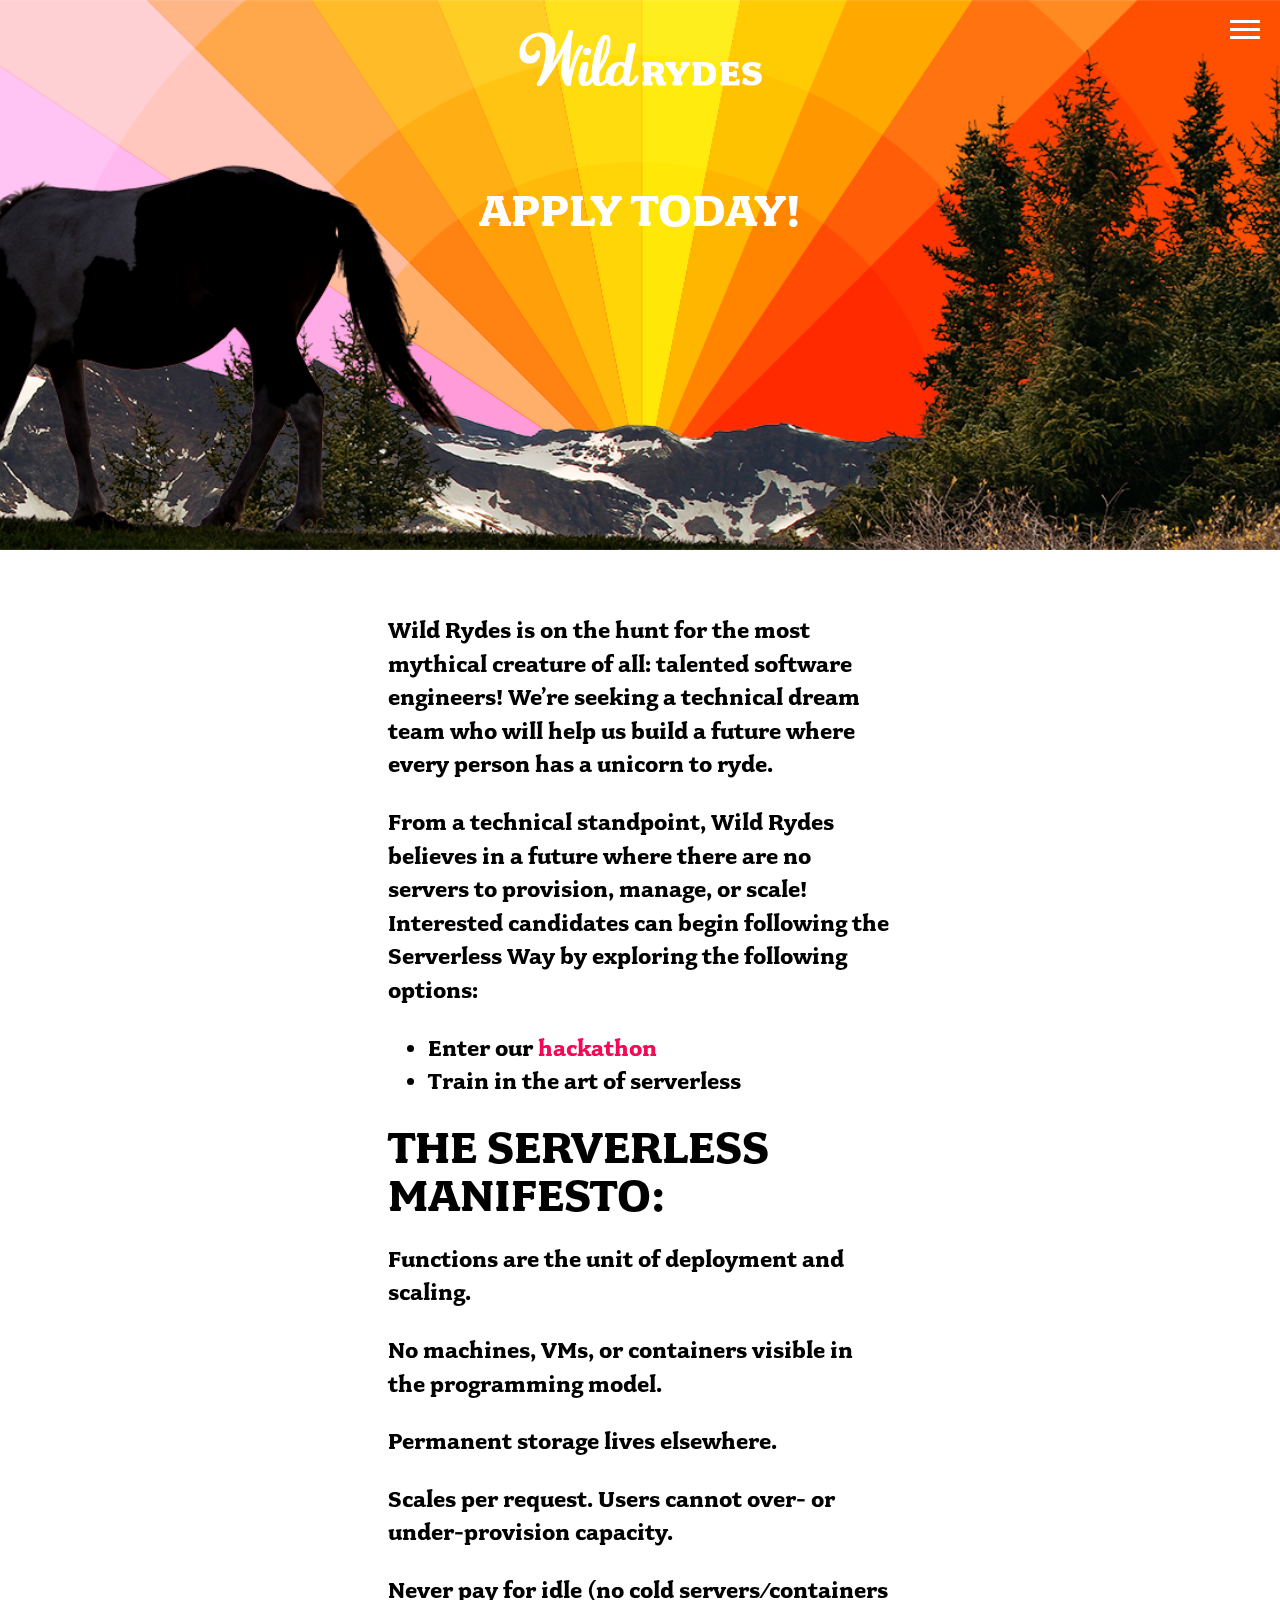
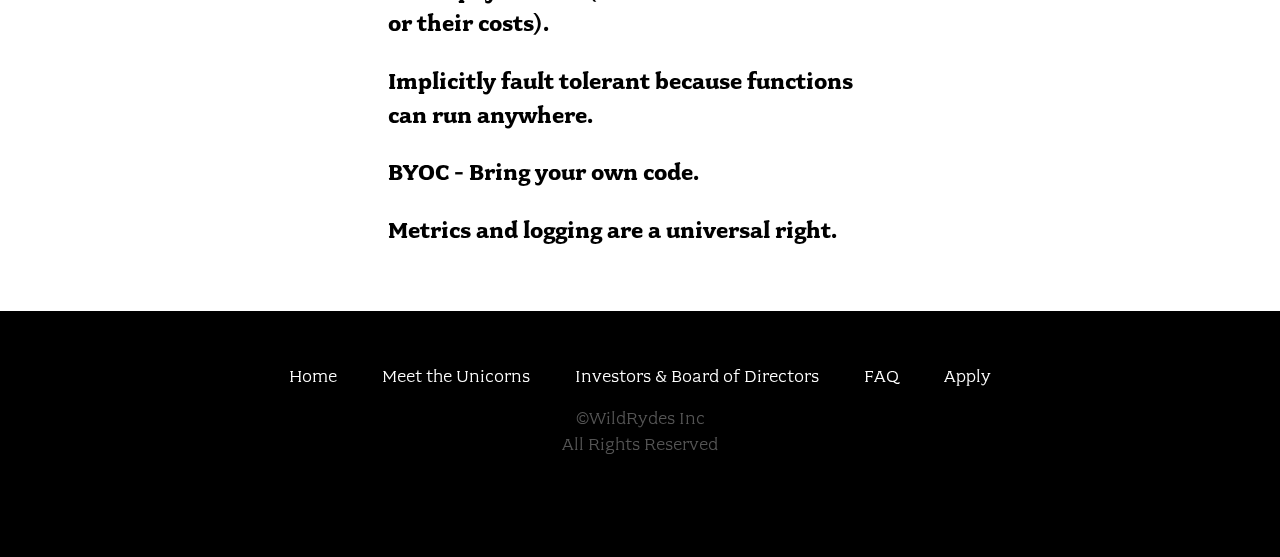
<file: apply.html>
<!doctype html>
<html class="no-js" lang="">
<head>
  <meta charset="utf-8">
  <meta name="description" content="">
  <meta name="viewport" content="width=device-width, initial-scale=1">
  <title>Apply - Wild Rydes</title>

  <link rel="stylesheet" href="css/font.css">
  <link rel="stylesheet" href="css/main.css">

  <script src="js/vendor/modernizr.js"></script>
</head>
<body class="page-apply">

  <header class="site-header">
    <div class="site-logo">Wild Rydes</div>

    <div class="row column medium-8 large-6 xlarge-5 xxlarge-4">
      <h1 class="title">Apply Today!</h1>
    </div>

    <nav class="site-nav">
      <ul>
        <li><a href="index.html">Home</a></li>
        <li><a href="unicorns.html">Meet the Unicorns</a></li>
        <li><a href="investors.html">Investors & Board of Directors</a></li>
        <li><a href="faq.html">FAQ</a></li>
        <li><a href="apply.html">Apply</a></li>
      </ul>
    </nav>
    <button type="button" class="btn-menu"><span>Menu</span></button>
  </header>

  <section class="content">
    <div class="row column medium-10 large-7 xlarge-5">
      <p>Wild Rydes is on the hunt for the most mythical creature of all: talented software engineers! We’re seeking a technical dream team who will help us build a future where every person has a unicorn to ryde.</p>
      <p>From a technical standpoint, Wild Rydes believes in a future where there are no servers to provision, manage, or scale! Interested candidates can begin following the Serverless Way by exploring the following options:</p>
      <ul>
        <li>Enter our <a href="http://awschatbot.devpost.com" target="_blank">hackathon</a></li>
        <li>Train in the art of serverless</li>
      </ul>

      <h2>The Serverless Manifesto:</h2>
      <p>Functions are the unit of deployment and scaling.</p>
      <p>No machines, VMs, or containers visible in the programming model.</p>
      <p>Permanent storage lives elsewhere.</p>
      <p>Scales per request. Users cannot over- or under-provision capacity.</p>
      <p>Never pay for idle (no cold servers/containers or their costs).</p>
      <p>Implicitly fault tolerant because functions can run anywhere.</p>
      <p>BYOC - Bring your own code.</p>
      <p>Metrics and logging are a universal right.</p>
    </div>
  </section>

  <footer class="site-footer">
    <div class="row column">
      <nav class="footer-nav">
        <ul>
          <li><a href="index.html">Home</a></li>
          <li><a href="unicorns.html">Meet the Unicorns</a></li>
          <li><a href="investors.html">Investors & Board of Directors</a></li>
          <li><a href="faq.html">FAQ</a></li>
          <li><a href="apply.html">Apply</a></li>
        </ul>
      </nav>
    </div>

    <div class="row column">
      <div class="footer-legal">
        &copy;WildRydes Inc<br>
        All Rights Reserved
      </div>
    </div>
  </footer>

  <script src="js/vendor.js"></script>

  <script src="js/main.js"></script>
</body>
</html>
</file>
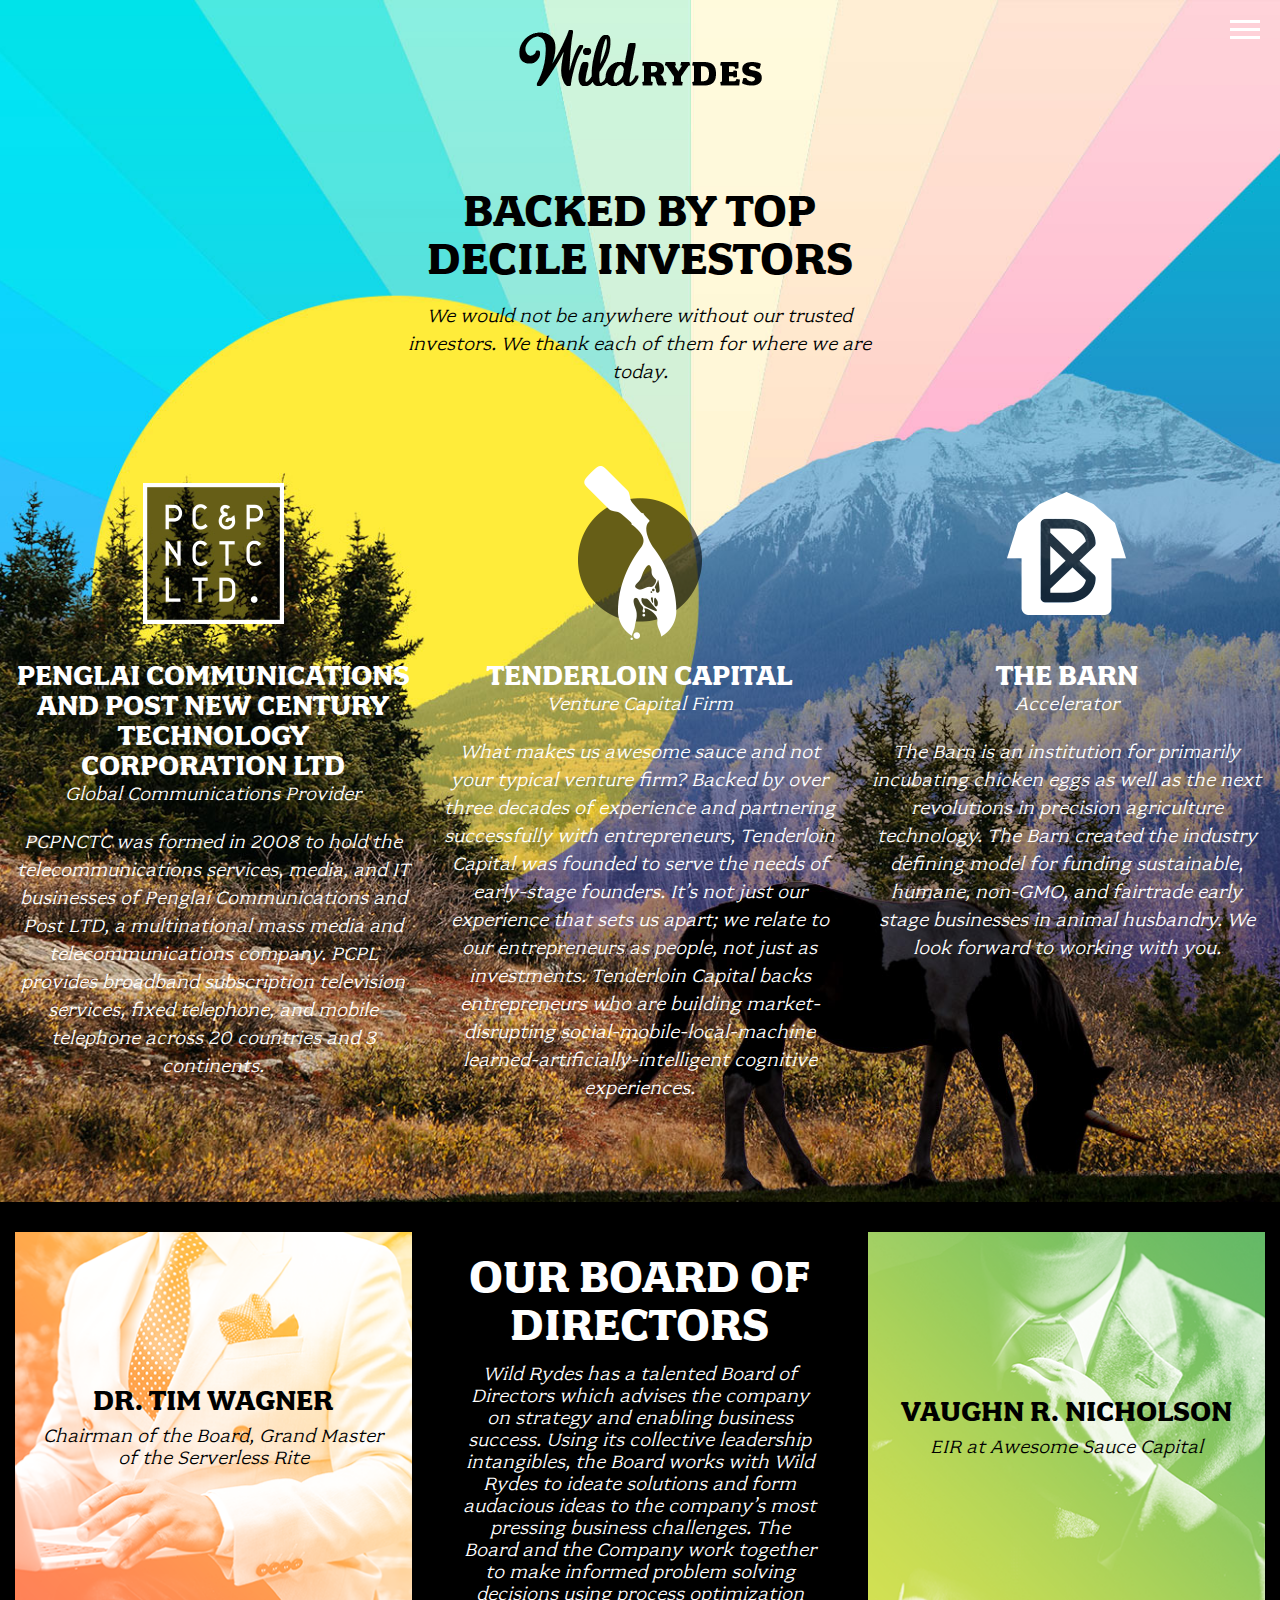
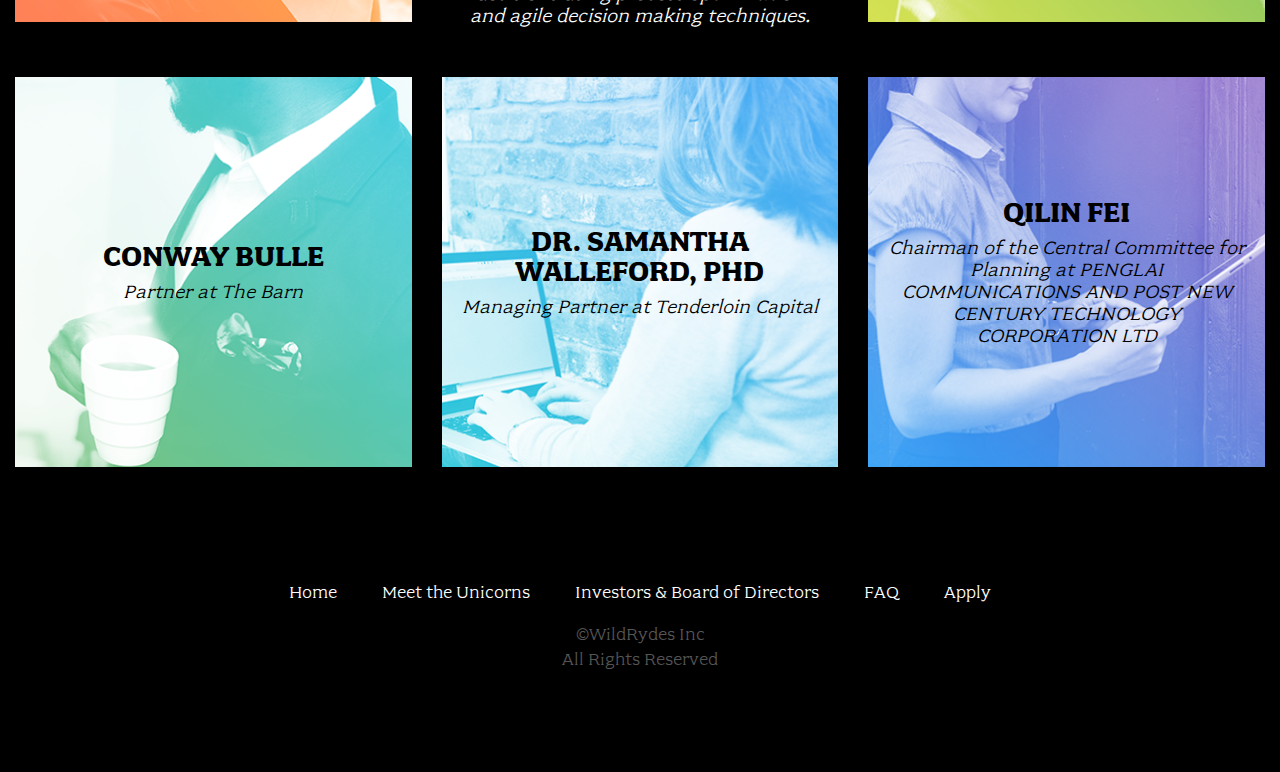
<file: investors.html>
<!doctype html>
<html class="no-js" lang="">
<head>
  <meta charset="utf-8">
  <meta name="description" content="">
  <meta name="viewport" content="width=device-width, initial-scale=1">
  <title>Investors &amp; Board of Directors - Wild Rydes</title>

  <link rel="stylesheet" href="css/font.css">
  <link rel="stylesheet" href="css/main.css">

  <script src="js/vendor/modernizr.js"></script>
</head>
<body class="page-investors">

  <div class="top-section">
    <header class="site-header">
      <div class="site-logo dark">Wild Rydes</div>

      <div class="row column medium-8 large-6 xlarge-5 xxlarge-4">
        <h1 class="title">Backed By Top Decile Investors</h1>
        <p class="content">
          We would not be anywhere without our trusted investors. We thank each of them for where we are today.
        </p>
      </div>

      <nav class="site-nav">
        <ul>
          <li><a href="index.html">Home</a></li>
          <li><a href="unicorns.html">Meet the Unicorns</a></li>
          <li><a href="investors.html">Investors & Board of Directors</a></li>
          <li><a href="faq.html">FAQ</a></li>
          <li><a href="apply.html">Apply</a></li>
        </ul>
      </nav>
      <button type="button" class="btn-menu"><span>Menu</span></button>
    </header>

    <div class="investors-list">
      <div class="row">
        <div class="columns large-4">
          <div class="investor">
            <h2 class="title pcp">Penglai Communications and Post New Century Technology Corporation Ltd</h2>
            <div class="subtitle">Global Communications Provider</div>
            <p class="content">
              PCPNCTC was formed in 2008 to hold the telecommunications services, media, and IT businesses of Penglai Communications and Post LTD, a multinational mass media and telecommunications company. PCPL provides broadband subscription television services, fixed telephone, and mobile telephone across 20 countries and 3 continents.
            </p>
          </div>
        </div>

        <div class="columns large-4">
          <div class="investor">
            <h2 class="title awesome">Tenderloin Capital</h2>
            <div class="subtitle">Venture Capital Firm</div>
            <p class="content">
              What makes us awesome sauce and not your typical venture firm? Backed by over three decades of experience and partnering successfully with entrepreneurs, Tenderloin Capital was founded to serve the needs of early-stage founders. It’s not just our experience that sets us apart; we relate to our entrepreneurs as people, not just as investments. Tenderloin Capital backs entrepreneurs who are building market-disrupting social-mobile-local-machine learned-artificially-intelligent cognitive experiences.
            </p>
          </div>
        </div>

        <div class="columns large-4">
          <div class="investor">
            <h2 class="title barn">The Barn</h2>
            <div class="subtitle">Accelerator</div>
            <p class="content">
              The Barn is an institution for primarily incubating chicken eggs as well as the next revolutions in precision agriculture technology. The Barn created the industry defining model for funding sustainable, humane, non-GMO, and fairtrade early stage businesses in animal husbandry. We look forward to working with you.
            </p>
          </div>
        </div>
      </div>
    </div>
  </div>

  <section class="board-directors">
    <div class="row">
      <div class="columns large-4 large-push-4">
        <div class="intro block">
          <h2 class="title">Our Board of Directors</h2>
          <p class="content">
            Wild Rydes has a talented Board of Directors which advises the company on strategy and enabling business success. Using its collective leadership intangibles, the Board works with Wild Rydes to ideate solutions and form audacious ideas to the company’s most pressing business challenges. The Board and the Company work together to make informed problem solving decisions using process optimization and agile decision making techniques.
          </p>
        </div>
      </div>

      <div class="columns large-4 large-pull-4">
        <div class="one block">
          <h3 class="title">Dr. Tim Wagner</h3>
          <p class="content">Chairman of the Board, Grand Master of the Serverless Rite</p>
        </div>
      </div>

      <div class="columns large-4">
        <div class="two block">
          <h3 class="title">Vaughn R. Nicholson</h3>
          <p class="content">EIR at Awesome Sauce Capital</p>
        </div>
      </div>
    </div>

    <div class="row">
      <div class="columns large-4">
        <div class="three block">
          <h3 class="title">Conway Bulle</h3>
          <p class="content">Partner at The Barn</p>
        </div>
      </div>

      <div class="columns large-4">
        <div class="four block">
          <h3 class="title">Dr. Samantha Walleford, PhD</h3>
          <p class="content">Managing Partner at Tenderloin Capital</p>
        </div>
      </div>

      <div class="columns large-4">
        <div class="five block">
          <h3 class="title">Qilin Fei</h3>
          <p class="content">Chairman of the Central Committee for Planning at PENGLAI COMMUNICATIONS AND POST NEW CENTURY TECHNOLOGY CORPORATION LTD</p>
        </div>
      </div>
    </div>
  </section>

  <footer class="site-footer">
    <div class="row column">
      <nav class="footer-nav">
        <ul>
          <li><a href="index.html">Home</a></li>
          <li><a href="unicorns.html">Meet the Unicorns</a></li>
          <li><a href="investors.html">Investors & Board of Directors</a></li>
          <li><a href="faq.html">FAQ</a></li>
          <li><a href="apply.html">Apply</a></li>
        </ul>
      </nav>
    </div>

    <div class="row column">
      <div class="footer-legal">
        &copy;WildRydes Inc<br>
        All Rights Reserved
      </div>
    </div>
  </footer>

  <script src="js/vendor.js"></script>

  <script src="js/main.js"></script>
</body>
</html>
</file>
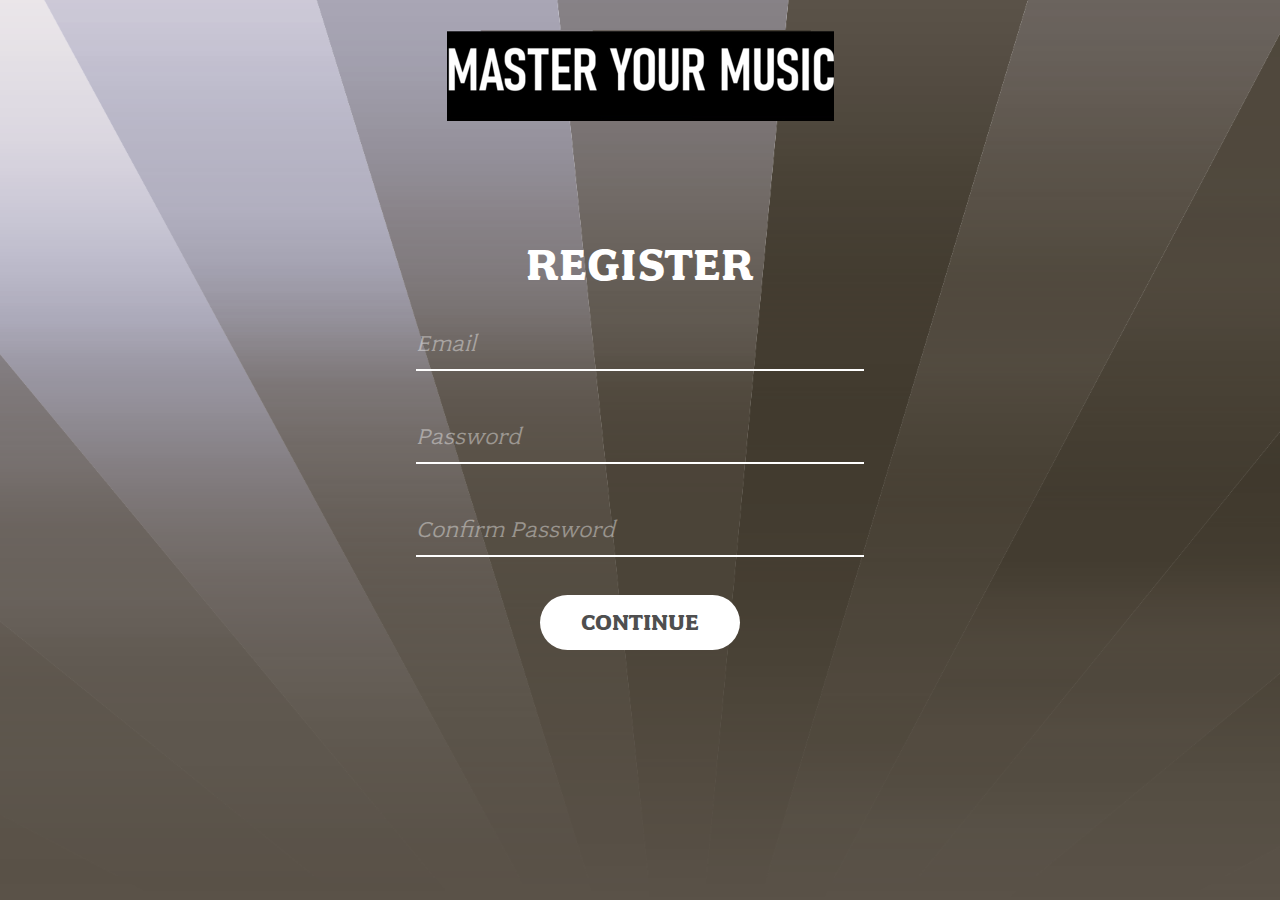
<file: register.html>
<!DOCTYPE html>
<!--[if lt IE 7]>      <html class="no-js lt-ie9 lt-ie8 lt-ie7"> <![endif]-->
<!--[if IE 7]>         <html class="no-js lt-ie9 lt-ie8"> <![endif]-->
<!--[if IE 8]>         <html class="no-js lt-ie9"> <![endif]-->
<!--[if gt IE 8]><!--> <html class="no-js"> <!--<![endif]-->
    <head>
        <meta charset="utf-8">
        <meta http-equiv="X-UA-Compatible" content="IE=edge,chrome=1">
        <title></title>
        <meta name="description" content="">
        <meta name="viewport" content="width=device-width">

        <!-- Place favicon.ico and apple-touch-icon.png in the root directory -->

        <link rel="stylesheet" href="css/font.css">
        <link rel="stylesheet" href="css/normalize.css">
        <link rel="stylesheet" href="css/index.css">
        <link rel="stylesheet" href="/css/message.css">
    </head>
    <body>
        <!--[if lt IE 7]>
            <p class="chromeframe">You are using an <strong>outdated</strong> browser. Please <a href="http://browsehappy.com/">upgrade your browser</a> or <a href="http://www.google.com/chromeframe/?redirect=true">activate Google Chrome Frame</a> to improve your experience.</p>
        <![endif]-->

        <div id="noCognitoMessage" class="configMessage" style="display: none;">
            <div class="backdrop"></div>
            <div class="panel panel-default">
                <div class="panel-heading">
                    <h3 class="panel-title">No Cognito User Pool Configured</h3>
                </div>
                <div class="panel-body">
                    <p>There is no user pool configured in <a href="/js/config.js">/js/config.js</a>. You'll configure this in Module 2 of the workshop.</p>
                </div>
            </div>
        </div>

        <header>
          <img src="images/logo.png">
        </header>

        <section class="form-wrap">
            <h1>Register</h1>
            <form id="registrationForm">
              <input type="email" id="emailInputRegister" placeholder="Email" pattern=".*" required>
              <input type="password" id="passwordInputRegister" placeholder="Password" pattern=".*" required>
              <input type="password" id="password2InputRegister" placeholder="Confirm Password" pattern=".*" required>

              <input type="submit" value="Continue">
            </form>
        </section>

        <script src="js/vendor/jquery-3.1.0.js"></script>
        <script src="js/vendor/bootstrap.min.js"></script>
        <script src="js/vendor/aws-cognito-sdk.min.js"></script>
        <script src="js/vendor/amazon-cognito-identity.min.js"></script>
        <script src="js/config.js"></script>
        <script src="js/cognito-auth.js"></script>
    </body>
</html>
</file>
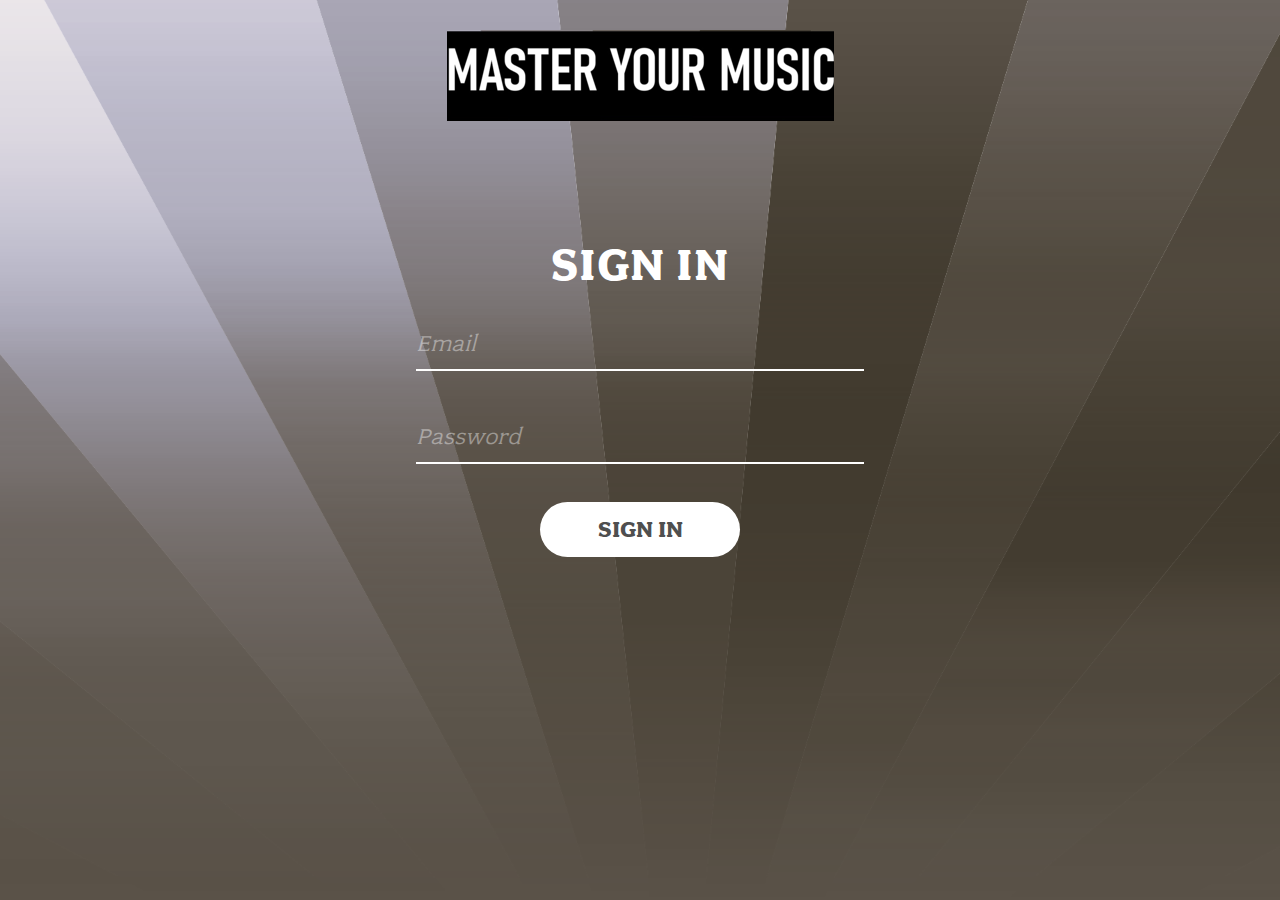
<file: ride.html>
<!DOCTYPE html>
<html>

<head>
    <meta charset="utf-8">
    <meta name="viewport" content="initial-scale=1,maximum-scale=1,user-scalable=no">
    <title>Wild Rydes - Audio Mastering</title>
    <meta http-equiv="X-UA-Compatible" content="IE=edge">
    <meta name="description" content="Serverless web application example">
    <meta name="author" content="">

    <!-- Bootstrap CSS -->
    <link rel="stylesheet" href="https://maxcdn.bootstrapcdn.com/bootstrap/3.3.7/css/bootstrap.min.css" integrity="sha384-BVYiiSIFeK1dGmJRAkycuHAHRg32OmUcww7on3RYdg4Va+PmSTsz/K68vbdEjh4u" crossorigin="anonymous">
    <link rel="stylesheet" href="/css/ride.css">
    <link rel="stylesheet" href="/css/message.css">
</head>

<body>
    <div class="container">
        <div class="info panel panel-default">
            <div class="panel-heading">
                <!-- <button id="request" class="btn btn-primary" disabled="disabled">Set pickup</button> -->
                <div class="dropdown pull-right">
                    <button id="accountLink" class="btn" type="button" data-toggle="dropdown" aria-haspopup="true" aria-expanded="false">
                        Account <span class="caret"></span>
                    </button>
                    <ul class="dropdown-menu" aria-labelledby="accountLink">
                        <li><a id="signOut" href="index.html">Sign out</a></li>
                    </ul>
                </div>
            </div>
            <div class="panel-body">
                <ol id="updates">
                    <li>Welcome! Upload an audio file to start the mastering process.</li>
                </ol>
            </div>
        </div>

        <!-- Audio File Upload Form -->
        <div id="audioUploadSection" class="panel panel-default">
            <div class="panel-heading">
                <h3 class="panel-title">Upload Audio for Mastering</h3>
            </div>
            <div class="panel-body">
                <form id="audioUploadForm" enctype="multipart/form-data">
                    <div class="form-group">
                        <label for="audioFile">Choose Audio File:</label>
                        <input type="file" id="audioFile" name="audioFile" accept="audio/*" class="form-control">
                    </div>
                    <button type="submit" class="btn btn-primary">Upload & Start Mastering</button>
                </form>
                <div id="progressMessage" style="display:none;">
                    <p>Processing your request... Please wait.</p>
                </div>
                <div id="masteredAudioLink" style="display:none;">
                    <p>Your mastered audio file is ready:</p>
                    <a id="downloadLink" href="#" target="_blank">Download Mastered Audio</a>
                </div>
            </div>
        </div>
    </div>

    <!-- Existing Scripts -->
    <script src="js/vendor/jquery-3.1.0.js"></script>
    <script src="js/vendor/bootstrap.min.js"></script>
    <script src="js/vendor/aws-cognito-sdk.min.js"></script>
    <script src="js/vendor/amazon-cognito-identity.min.js"></script>
    <script src="js/config.js"></script>
    <script src="js/cognito-auth.js"></script>
    <script src="js/ride.js"></script>
    <!-- Custom Script to Handle Audio Upload and Mastering -->
    <script>
        $(document).ready(function() {
            // Enable the upload form when the user is signed in
            $('#audioUploadForm').on('submit', function(event) {
                event.preventDefault();
                uploadAndMasterAudio();
            });

            async function uploadAndMasterAudio() {
                const fileInput = document.getElementById('audioFile');
                const file = fileInput.files[0];
                
                if (!file) {
                    alert("Please select an audio file to upload.");
                    return;
                }

                const formData = new FormData();
                formData.append('audioFile', file);

                $('#progressMessage').show();

                try {
                    // Step 1: Upload the audio file
                    const uploadResponse = await fetch('/upload', {
                        method: 'POST',
                        body: formData
                    });

                    const uploadResult = await uploadResponse.json();
                    const audioFileUrl = uploadResult.audioFileUrl;

                    // Step 2: Request the Lambda to start the mastering process
                    const lambdaResponse = await fetch('/master-audio', {
                        method: 'POST',
                        headers: {
                            'Content-Type': 'application/json'
                        },
                        body: JSON.stringify({ audioFileUrl: audioFileUrl })
                    });

                    const lambdaResult = await lambdaResponse.json();

                    if (lambdaResponse.status === 201) {
                        $('#progressMessage').hide();
                        $('#masteredAudioLink').show();
                        $('#downloadLink').attr('href', lambdaResult.MasteredAudioUrl);
                    } else {
                        alert(`Error: ${lambdaResult.Error}`);
                    }
                } catch (error) {
                    console.error('Error:', error);
                    alert('An error occurred during the mastering process.');
                }
            }
        });
    </script>
</body>

</html>
</file>
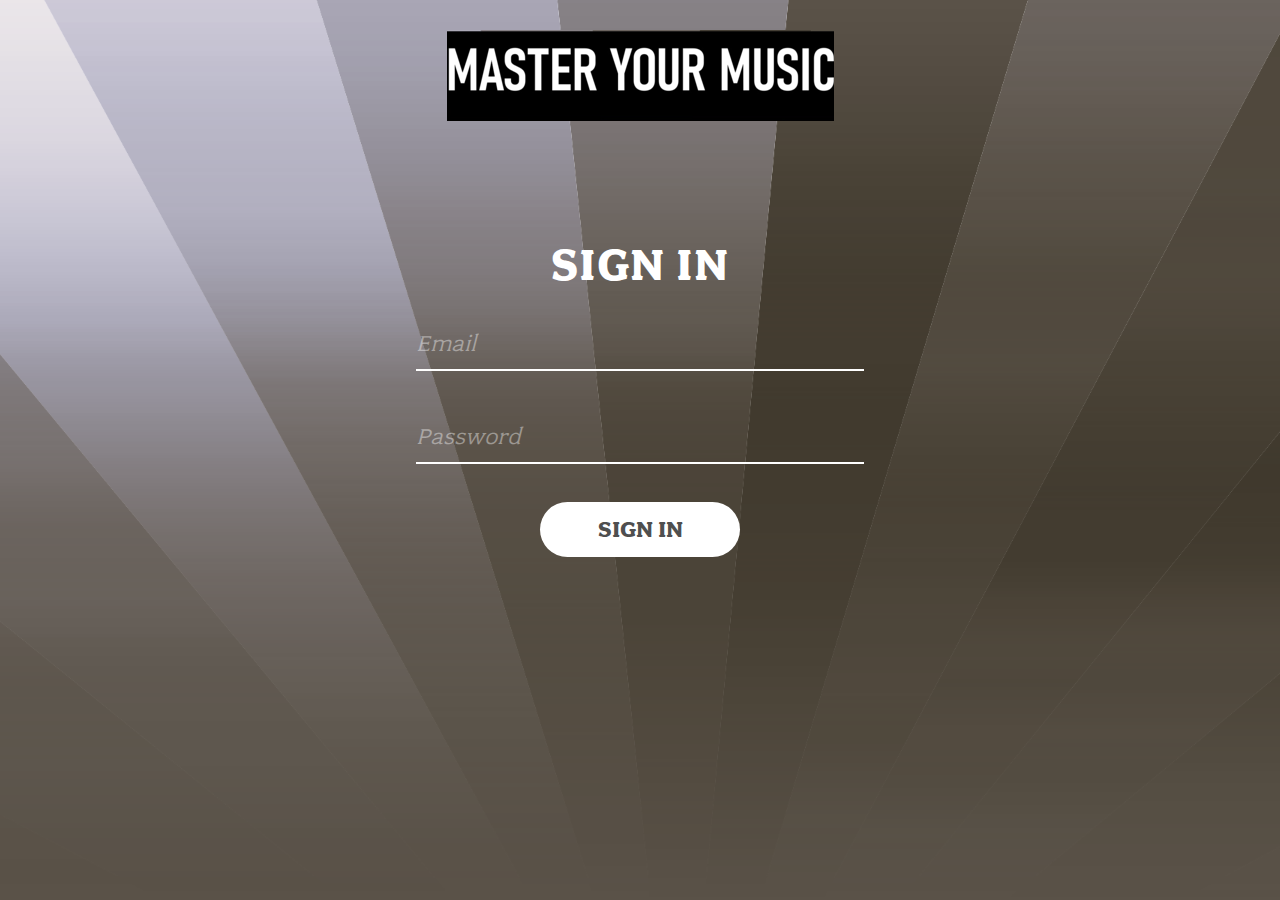
<file: signin.html>
<!DOCTYPE html>
<!--[if lt IE 7]>      <html class="no-js lt-ie9 lt-ie8 lt-ie7"> <![endif]-->
<!--[if IE 7]>         <html class="no-js lt-ie9 lt-ie8"> <![endif]-->
<!--[if IE 8]>         <html class="no-js lt-ie9"> <![endif]-->
<!--[if gt IE 8]><!--> <html class="no-js"> <!--<![endif]-->
    <head>
        <meta charset="utf-8">
        <meta http-equiv="X-UA-Compatible" content="IE=edge,chrome=1">
        <title></title>
        <meta name="description" content="">
        <meta name="viewport" content="width=device-width">

        <!-- Place favicon.ico and apple-touch-icon.png in the root directory -->

        <link rel="stylesheet" href="css/font.css">
        <link rel="stylesheet" href="css/normalize.css">
        <link rel="stylesheet" href="css/index.css">
        <link rel="stylesheet" href="/css/message.css">
    </head>
    <body>
        <!--[if lt IE 7]>
            <p class="chromeframe">You are using an <strong>outdated</strong> browser. Please <a href="http://browsehappy.com/">upgrade your browser</a> or <a href="http://www.google.com/chromeframe/?redirect=true">activate Google Chrome Frame</a> to improve your experience.</p>
        <![endif]-->

        <div id="noCognitoMessage" class="configMessage" style="display: none;">
            <div class="backdrop"></div>
            <div class="panel panel-default">
                <div class="panel-heading">
                    <h3 class="panel-title">No Cognito User Pool Configured</h3>
                </div>
                <div class="panel-body">
                    <p>There is no user pool configured in <a href="/js/config.js">/js/config.js</a>. You'll configure this in Module 2 of the workshop.</p>
                </div>
            </div>
        </div>

        <header>
          <img src="images/logo.png">
        </header>


        <section class="form-wrap">
            <h1>Sign In</h1>
            <form id="signinForm">
              <input type="email" id="emailInputSignin" placeholder="Email" required>
              <input type="password" id="passwordInputSignin" placeholder="Password" pattern=".*" required>

              <input type="submit" value="Sign in">
            </form>
        </section>

        <script src="js/vendor/jquery-3.1.0.js"></script>
        <script src="js/vendor/bootstrap.min.js"></script>
        <script src="js/vendor/aws-cognito-sdk.min.js"></script>
        <script src="js/vendor/amazon-cognito-identity.min.js"></script>
        <script src="js/config.js"></script>
        <script src="js/cognito-auth.js"></script>
    </body>
</html>
</file>
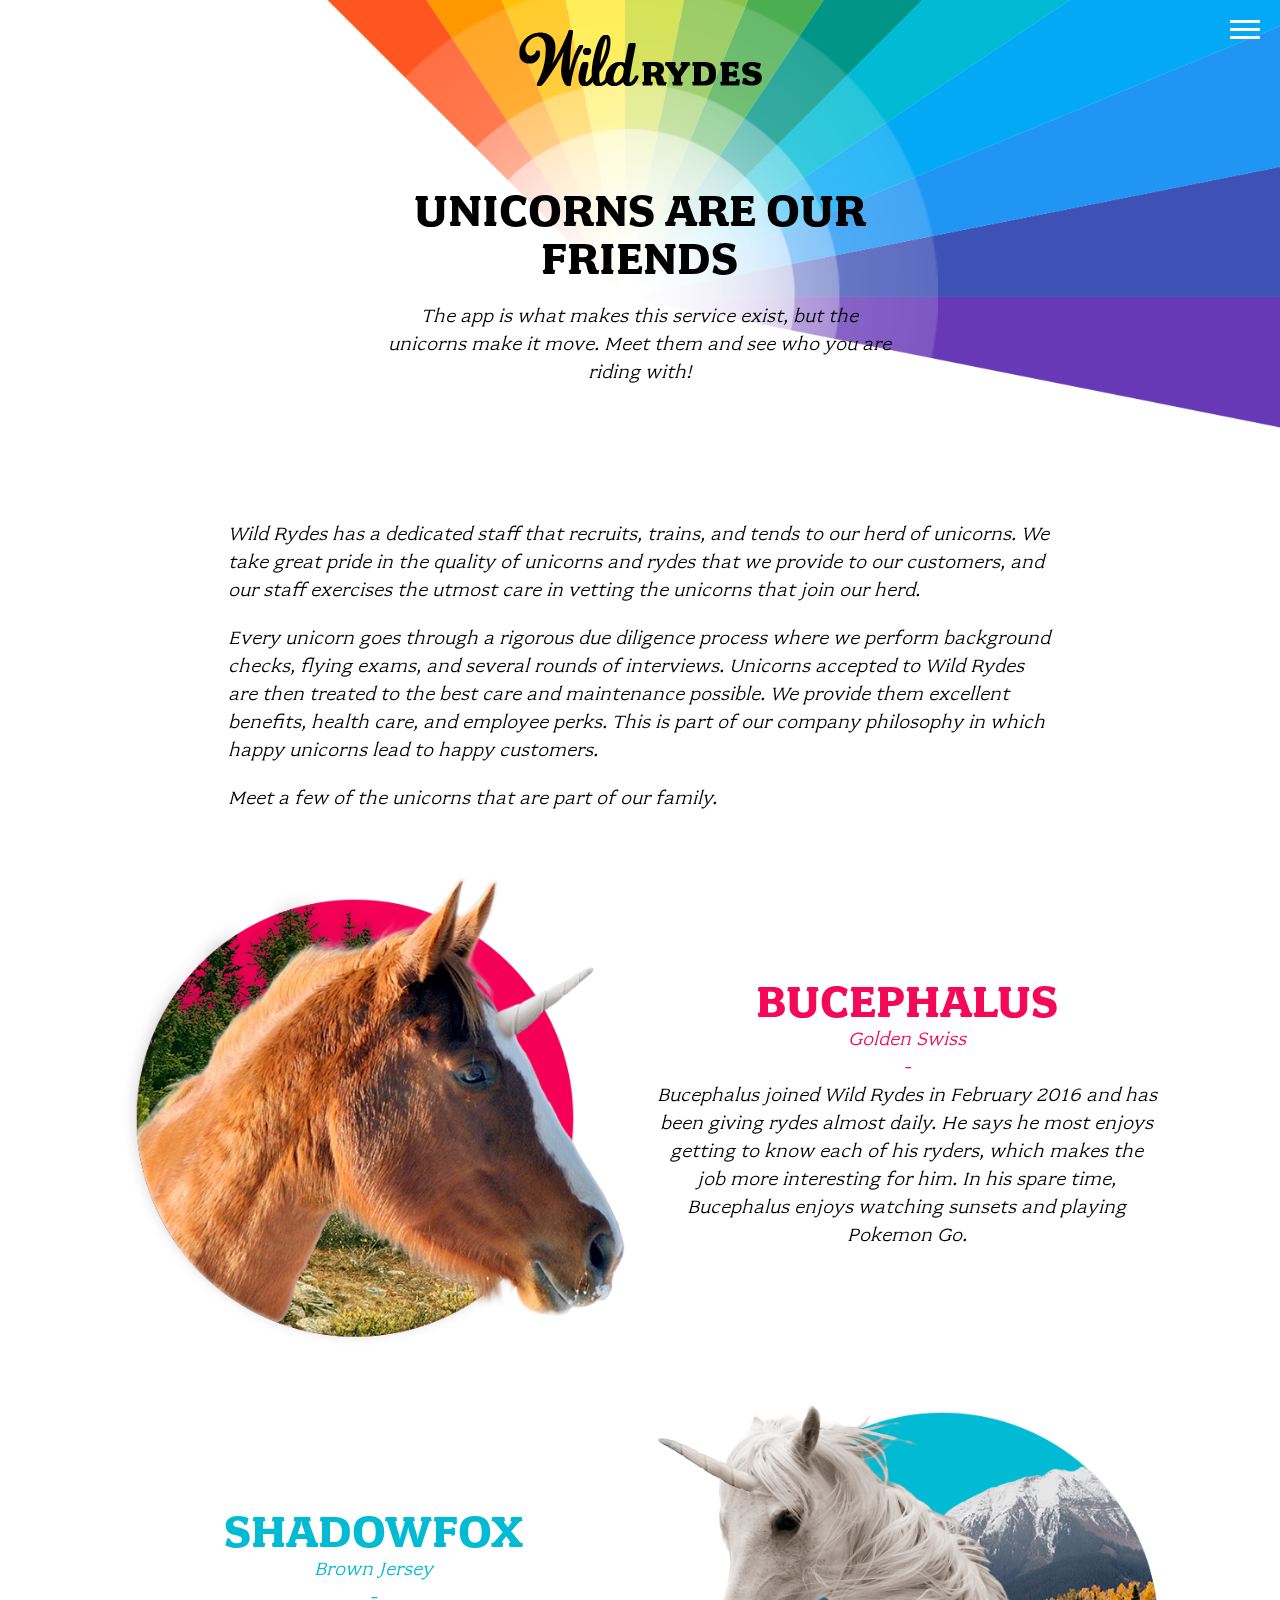
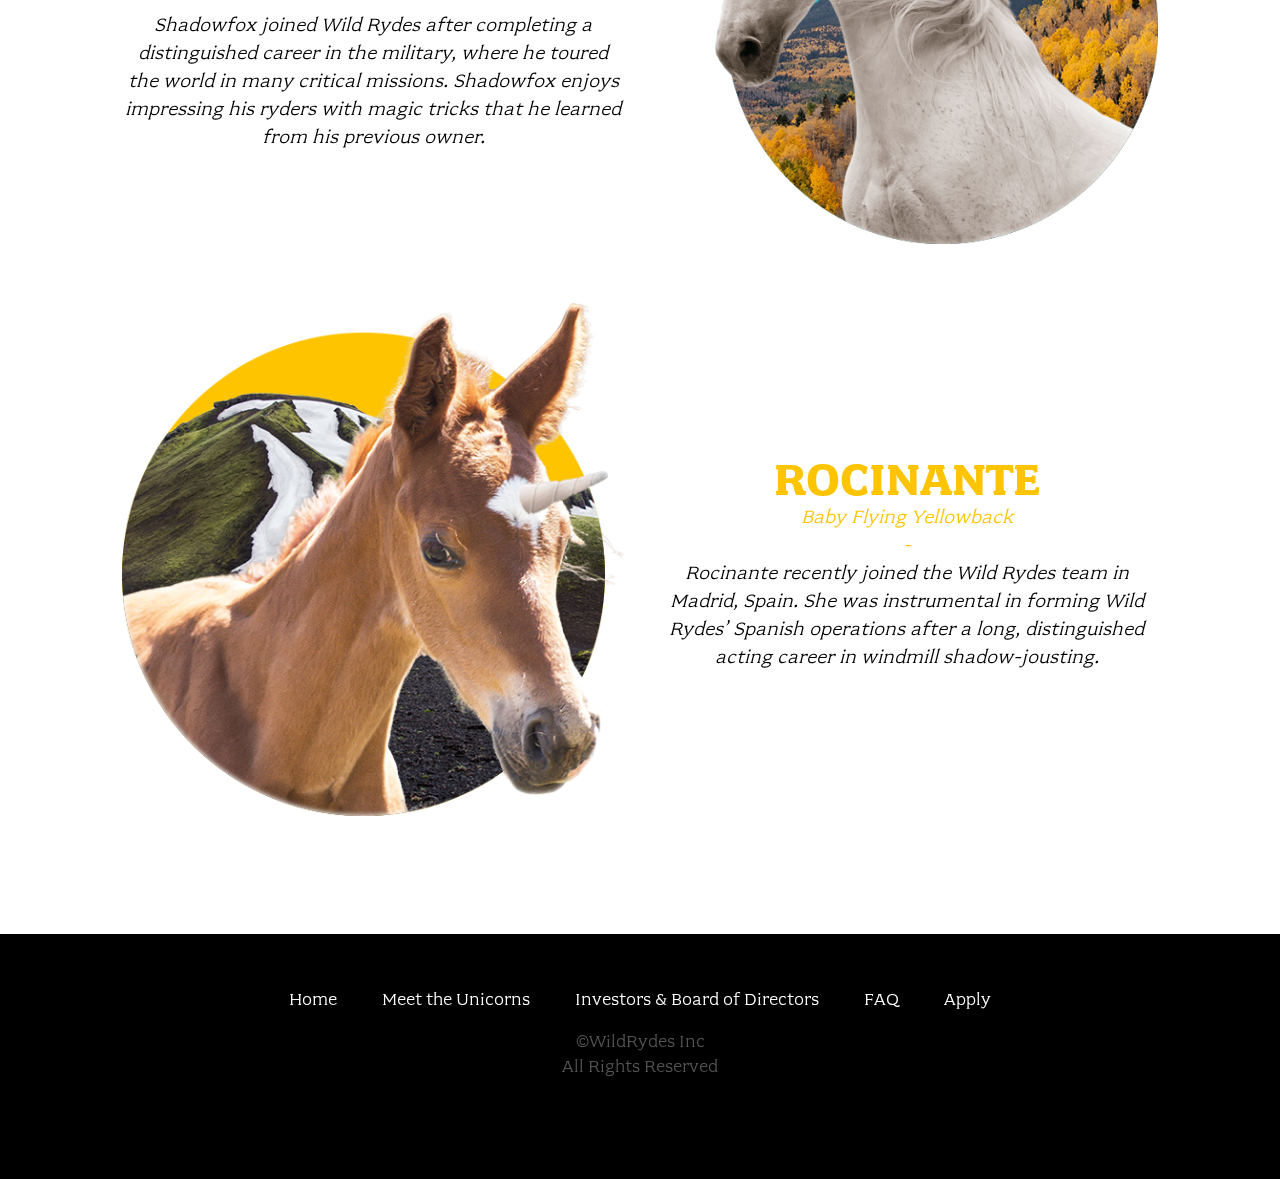
<file: unicorns.html>
<!doctype html>
<html class="no-js" lang="">
<head>
  <meta charset="utf-8">
  <meta name="description" content="">
  <meta name="viewport" content="width=device-width, initial-scale=1">
  <title>Unicorns - Wild Rydes</title>

  <link rel="stylesheet" href="css/font.css">
  <link rel="stylesheet" href="css/main.css">

  <script src="js/vendor/modernizr.js"></script>
</head>
<body class="page-unicorns">

  <header class="site-header">
    <div class="site-logo dark">Wild Rydes</div>

    <div class="row column medium-8 large-6 xlarge-5 xxlarge-4">
      <h1 class="title">Unicorns Are Our Friends</h1>
      <p class="content">
        The app is what makes this service exist, but the unicorns make it move. Meet them and see who you are riding with!
      </p>
    </div>

    <nav class="site-nav">
      <ul>
        <li><a href="index.html">Home</a></li>
        <li><a href="unicorns.html">Meet the Unicorns</a></li>
        <li><a href="investors.html">Investors & Board of Directors</a></li>
        <li><a href="faq.html">FAQ</a></li>
        <li><a href="apply.html">Apply</a></li>
      </ul>
    </nav>
    <button type="button" class="btn-menu"><span>Menu</span></button>
  </header>

  <div class="row column medium-10 large-8 xxlarge-6">
    <p class="content">
      Wild Rydes has a dedicated staff that recruits, trains, and tends to our herd of unicorns. We take great pride in the quality of unicorns and rydes that we provide to our customers, and our staff exercises the utmost care in vetting the unicorns that join our herd.
    </p>

    <p class="content">
      Every unicorn goes through a rigorous due diligence process where we perform background checks, flying exams, and several rounds of interviews. Unicorns accepted to Wild Rydes are then treated to the best care and maintenance possible. We provide them excellent benefits, health care, and employee perks. This is part of our company philosophy in which happy unicorns lead to happy customers.
    </p>

    <p class="content">Meet a few of the unicorns that are part of our family.</p>
  </div>

  <section class="unicorns-list">
    <div class="row">
      <div class="unicorn jimmy">
        <div class="columns medium-5 large-6 xlarge-5 xlarge-offset-1">
          <img src="images/wr-unicorn-one.png" alt="Jimmy Three Legs">
        </div>

        <div class="columns medium-7 large-6 xlarge-5 xxlarge-4">
          <h2 class="title">Bucephalus</h2>
          <div class="subtitle">Golden Swiss</div>
          <p class="content">
            Bucephalus joined Wild Rydes in February 2016 and has been giving rydes almost daily. He says he most enjoys getting to know each of his ryders, which makes the job more interesting for him. In his spare time, Bucephalus enjoys watching sunsets and playing Pokemon Go.
          </p>
        </div>
      </div>
    </div>

    <div class="row">
      <div class="unicorn henry">
        <div class="columns medium-5 medium-push-7 large-6 large-push-6 xlarge-5 xlarge-offset-1 xlarge-push-5">
          <img src="images/wr-unicorn-two.png" alt="Hot Shoe Henry">
        </div>

        <div class="columns medium-7 medium-pull-5 large-6 large-pull-6 xlarge-5 xlarge-pull-5 xxlarge-4 xxlarge-offset-1">
          <h2 class="title">Shadowfox</h2>
          <div class="subtitle">Brown Jersey</div>
          <p class="content">
            Shadowfox joined Wild Rydes after completing a distinguished career in the military, where he toured the world in many critical missions. Shadowfox enjoys impressing his ryders with magic tricks that he learned from his previous owner.
          </p>
        </div>
      </div>
    </div>

    <div class="row">
      <div class="unicorn veronica">
        <div class="columns medium-5 large-6 xlarge-5 xlarge-offset-1">
          <img src="images/wr-unicorn-three.png" alt="Veronica">
        </div>

        <div class="columns medium-7 large-6 xlarge-5 xxlarge-4">
          <h2 class="title">Rocinante</h2>
          <div class="subtitle">Baby Flying Yellowback</div>
          <p class="content">
            Rocinante recently joined the Wild Rydes team in Madrid, Spain. She was instrumental in forming Wild Rydes’ Spanish operations after a long, distinguished acting career in windmill shadow-jousting.
          </p>
        </div>
      </div>
    </div>
  </section>

  <footer class="site-footer">
    <div class="row column">
      <nav class="footer-nav">
        <ul>
          <li><a href="index.html">Home</a></li>
          <li><a href="unicorns.html">Meet the Unicorns</a></li>
          <li><a href="investors.html">Investors & Board of Directors</a></li>
          <li><a href="faq.html">FAQ</a></li>
          <li><a href="apply.html">Apply</a></li>
        </ul>
      </nav>
    </div>

    <div class="row column">
      <div class="footer-legal">
        &copy;WildRydes Inc<br>
        All Rights Reserved
      </div>
    </div>
  </footer>

  <script src="js/vendor.js"></script>

  <script src="js/main.js"></script>
</body>
</html>
</file>
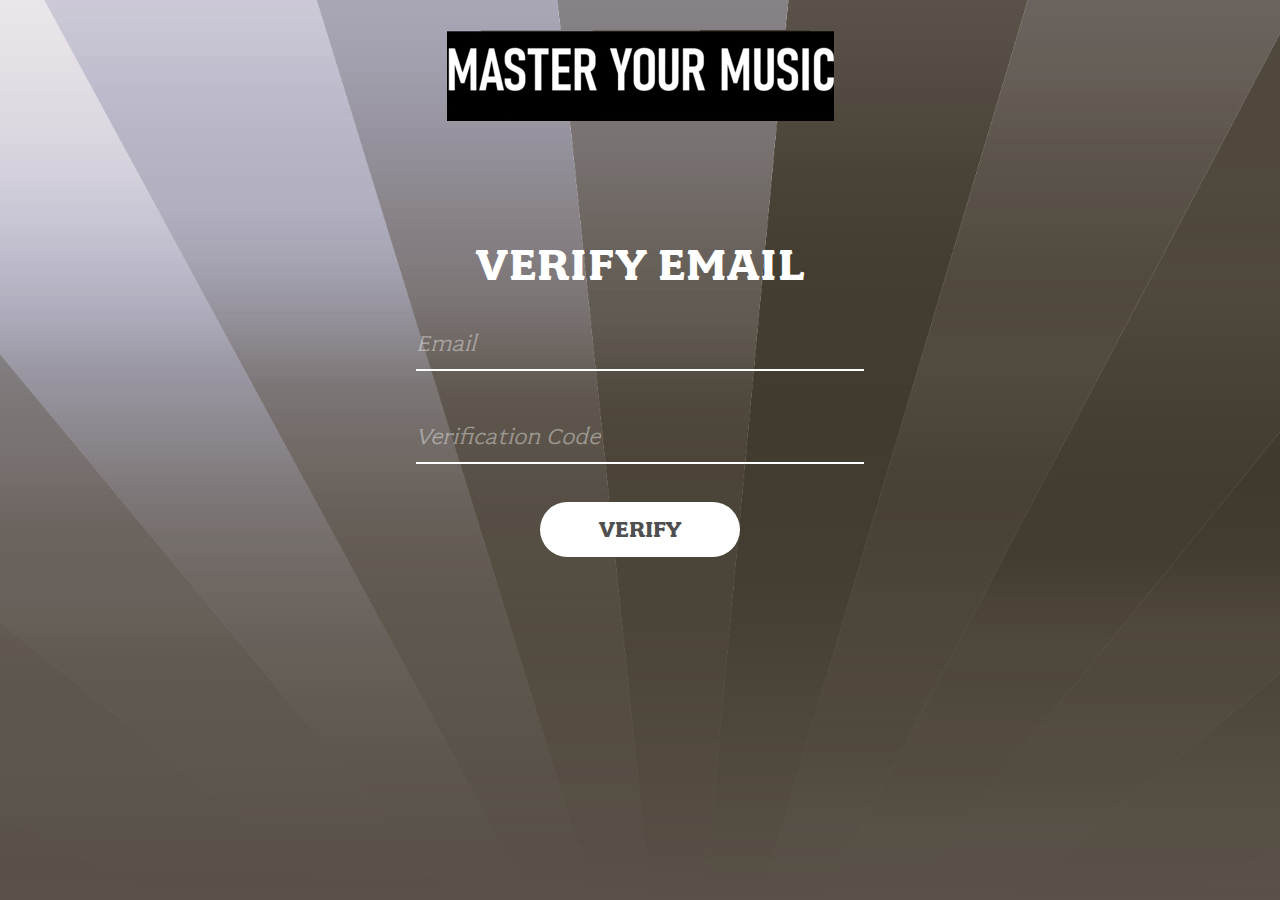
<file: verify.html>
<!DOCTYPE html>
<!--[if lt IE 7]>      <html class="no-js lt-ie9 lt-ie8 lt-ie7"> <![endif]-->
<!--[if IE 7]>         <html class="no-js lt-ie9 lt-ie8"> <![endif]-->
<!--[if IE 8]>         <html class="no-js lt-ie9"> <![endif]-->
<!--[if gt IE 8]><!--> <html class="no-js"> <!--<![endif]-->
    <head>
        <meta charset="utf-8">
        <meta http-equiv="X-UA-Compatible" content="IE=edge,chrome=1">
        <title></title>
        <meta name="description" content="">
        <meta name="viewport" content="width=device-width">

        <!-- Place favicon.ico and apple-touch-icon.png in the root directory -->

        <link rel="stylesheet" href="css/font.css">
        <link rel="stylesheet" href="css/normalize.css">
        <link rel="stylesheet" href="css/index.css">
        <link rel="stylesheet" href="/css/message.css">
    </head>
    <body>
        <!--[if lt IE 7]>
            <p class="chromeframe">You are using an <strong>outdated</strong> browser. Please <a href="http://browsehappy.com/">upgrade your browser</a> or <a href="http://www.google.com/chromeframe/?redirect=true">activate Google Chrome Frame</a> to improve your experience.</p>
        <![endif]-->

        <div id="noCognitoMessage" class="configMessage" style="display: none;">
            <div class="backdrop"></div>
            <div class="panel panel-default">
                <div class="panel-heading">
                    <h3 class="panel-title">No Cognito User Pool Configured</h3>
                </div>
                <div class="panel-body">
                    <p>There is no user pool configured in <a href="/js/config.js">/js/config.js</a>. You'll configure this in Module 2 of the workshop.</p>
                </div>
            </div>
        </div>

        <header>
          <img src="images/logo.png">
        </header>


        <section class="form-wrap">
            <h1>Verify Email</h1>
            <form id="verifyForm">
              <input type="email" id="emailInputVerify" placeholder="Email" required>
              <input type="text" id="codeInputVerify" placeholder="Verification Code" pattern=".*" required>

              <input type="submit" value="Verify">
            </form>
        </section>

        <script src="js/vendor/jquery-3.1.0.js"></script>
        <script src="js/vendor/bootstrap.min.js"></script>
        <script src="js/vendor/aws-cognito-sdk.min.js"></script>
        <script src="js/vendor/amazon-cognito-identity.min.js"></script>
        <script src="js/config.js"></script>
        <script src="js/cognito-auth.js"></script>
    </body>
</html>
</file>
<file: css/font.css>
@font-face {
    font-family: "fairplex-wide";
    font-style: normal;
    font-weight: 400;
    src: url("../fonts/fairplex-wide-n4.woff") format("woff2");
}
@font-face {
    font-family: "fairplex-wide";
    font-style: normal;
    font-weight: 700;
    src: url("../fonts/fairplex-wide-n7.woff") format("woff2");
}
</file>
<file: css/index.css>
/*
 * HTML5 Boilerplate
 *
 * What follows is the result of much research on cross-browser styling.
 * Credit left inline and big thanks to Nicolas Gallagher, Jonathan Neal,
 * Kroc Camen, and the H5BP dev community and team.
 */

/* ==========================================================================
   Base styles: opinionated defaults
   ========================================================================== */

html,
button,
input,
select,
textarea {
    color: #222;
}

body {
    font-size: 1em;
    line-height: 1.4;
}

/*
 * Remove text-shadow in selection highlight: h5bp.com/i
 * These selection declarations have to be separate.
 * Customize the background color to match your design.
 */

::-moz-selection {
    background: #b3d4fc;
    text-shadow: none;
}

::selection {
    background: #b3d4fc;
    text-shadow: none;
}

/*
 * A better looking default horizontal rule
 */

hr {
    display: block;
    height: 1px;
    border: 0;
    border-top: 1px solid #ccc;
    margin: 1em 0;
    padding: 0;
}

/*
 * Remove the gap between images and the bottom of their containers: h5bp.com/i/440
 */

img {
    vertical-align: middle;
}

/*
 * Remove default fieldset styles.
 */

fieldset {
    border: 0;
    margin: 0;
    padding: 0;
}

/*
 * Allow only vertical resizing of textareas.
 */

textarea {
    resize: vertical;
}

/* ==========================================================================
   Chrome Frame prompt
   ========================================================================== */

.chromeframe {
    margin: 0.2em 0;
    background: #ccc;
    color: #000;
    padding: 0.2em 0;
}

/* ==========================================================================
   Author's custom styles
   ========================================================================== */







/* Generic */

body{
  width: 100vw;
  height: 100vh;

  background-image: url(../images/background.png);
  background-size: cover;
  background-repeat: no-repeat;
  background-position: center bottom;

  font-family: "fairplex-wide";
  -webkit-font-smoothing: antialiased;
  -moz-osx-font-smoothing: grayscale;
}





/* Logo */


header{
  width: 100vw;
  padding: 30px 0 100px;
}

header img{
  margin: 0 auto;
  display: block;
}

@media screen and (max-width: 600px) {
  header{
    padding: 30px 0 0;
  }

  header img{
    width: 35%;
  }
}





/* Forms */

.form-wrap{
    width: 35%;
    margin: 0 auto;
}

.left-form{
  width: 47.5%;

  float: left;
}

.right-form{
  width: 47.5%;

  float: right;
}


@media screen and (max-width: 1200px) {
  .form-wrap{
    width: 90%;
  }
}


@media screen and (max-width: 600px) {
  .form-wrap{
    width: 90%;
  }

  .left-form{
    width: 100%;
  }

  .right-form{
    width: 100%;
  }
}


input[type=text], input[type=password], input[type=email] {
    width: 100%;
    padding: 12px 0;
    margin: 10px 0 30px;
    display: inline-block;
    border: none;
    border-bottom: 2px solid white;
    box-sizing: border-box;
    background: transparent;
    outline: none;

    font-family: "fairplex-wide";
    font-size: 24px;
    opacity: 1;
    color: white;
    font-weight: 400;

    -webkit-transition: border-bottom 0.4s ease-in-out;
    transition: border-bottom 0.4s ease-in-out;
}

input[type=text]:focus, input[type=password]:focus {
    border-bottom: 2px solid black;
}


input[type=text]:valid, input[type=password]:valid {
    border-bottom: 2px solid #f50856;
} /* This is a quick fix to get an authorization / valid entry state without using JS */

input[type=submit] {
    width: 200px;
    background-color: white;
    color: #4f4f4f;
    padding: 14px 20px;
    margin: 8px auto 30px;
    border: none;
    border-radius: 40px;
    cursor: pointer;
    display: block;

    font-family: "fairplex-wide";
    font-size: 24px;
    opacity: 1;
    font-weight: 700;
    text-transform: uppercase;

    -webkit-transition: background-color 0.2s ease-in-out;
    transition: background-color 0.2s ease-in-out;
}

input[type=submit]:hover {
    background-color: #dddddd;
    color: #000000;
}


::-webkit-input-placeholder { /* Chrome */
  color: white;
  font-style: italic;
  opacity: .4;

  font-family: "fairplex-wide";
  color: white;
  font-weight: 400;
}
:-ms-input-placeholder { /* IE 10+ */
  color: white;
  font-style: italic;
  opacity: .4;
}
::-moz-placeholder { /* Firefox 19+ */
  color: white;
  opacity: .4;
  font-style: italic;
}
:-moz-placeholder { /* Firefox 4 - 18 */
  color: white;
  opacity: .4;
  font-style: italic;
}





/* Typography */

h1{
  color: white;
  font-size: 48px;
  font-weight: 700;
  letter-spacing: 1px;
  text-transform: uppercase;
  text-align: center;
  margin: 10px 0;
}


@media screen and (max-width: 1200px) {
  h1{
    margin: 60px 0 0;
    font-size: 35px;
  }
}
























/* ==========================================================================
   Helper classes
   ========================================================================== */

/*
 * Image replacement
 */

.ir {
    background-color: transparent;
    border: 0;
    overflow: hidden;
    /* IE 6/7 fallback */
    *text-indent: -9999px;
}

.ir:before {
    content: "";
    display: block;
    width: 0;
    height: 150%;
}

/*
 * Hide from both screenreaders and browsers: h5bp.com/u
 */

.hidden {
    display: none !important;
    visibility: hidden;
}

/*
 * Hide only visually, but have it available for screenreaders: h5bp.com/v
 */

.visuallyhidden {
    border: 0;
    clip: rect(0 0 0 0);
    height: 1px;
    margin: -1px;
    overflow: hidden;
    padding: 0;
    position: absolute;
    width: 1px;
}

/*
 * Extends the .visuallyhidden class to allow the element to be focusable
 * when navigated to via the keyboard: h5bp.com/p
 */

.visuallyhidden.focusable:active,
.visuallyhidden.focusable:focus {
    clip: auto;
    height: auto;
    margin: 0;
    overflow: visible;
    position: static;
    width: auto;
}

/*
 * Hide visually and from screenreaders, but maintain layout
 */

.invisible {
    visibility: hidden;
}

/*
 * Clearfix: contain floats
 *
 * For modern browsers
 * 1. The space content is one way to avoid an Opera bug when the
 *    `contenteditable` attribute is included anywhere else in the document.
 *    Otherwise it causes space to appear at the top and bottom of elements
 *    that receive the `clearfix` class.
 * 2. The use of `table` rather than `block` is only necessary if using
 *    `:before` to contain the top-margins of child elements.
 */

.clearfix:before,
.clearfix:after {
    content: " "; /* 1 */
    display: table; /* 2 */
}

.clearfix:after {
    clear: both;
}

/*
 * For IE 6/7 only
 * Include this rule to trigger hasLayout and contain floats.
 */

.clearfix {
    *zoom: 1;
}

/* ==========================================================================
   EXAMPLE Media Queries for Responsive Design.
   Theses examples override the primary ('mobile first') styles.
   Modify as content requires.
   ========================================================================== */

@media only screen and (min-width: 35em) {
    /* Style adjustments for viewports that meet the condition */
}

@media print,
       (-o-min-device-pixel-ratio: 5/4),
       (-webkit-min-device-pixel-ratio: 1.25),
       (min-resolution: 120dpi) {
    /* Style adjustments for high resolution devices */
}

/* ==========================================================================
   Print styles.
   Inlined to avoid required HTTP connection: h5bp.com/r
   ========================================================================== */

@media print {
    * {
        background: transparent !important;
        color: #000 !important; /* Black prints faster: h5bp.com/s */
        box-shadow: none !important;
        text-shadow: none !important;
    }

    a,
    a:visited {
        text-decoration: underline;
    }

    a[href]:after {
        content: " (" attr(href) ")";
    }

    abbr[title]:after {
        content: " (" attr(title) ")";
    }

    /*
     * Don't show links for images, or javascript/internal links
     */

    .ir a:after,
    a[href^="javascript:"]:after,
    a[href^="#"]:after {
        content: "";
    }

    pre,
    blockquote {
        border: 1px solid #999;
        page-break-inside: avoid;
    }

    thead {
        display: table-header-group; /* h5bp.com/t */
    }

    tr,
    img {
        page-break-inside: avoid;
    }

    img {
        max-width: 100% !important;
    }

    @page {
        margin: 0.5cm;
    }

    p,
    h2,
    h3 {
        orphans: 3;
        widows: 3;
    }

    h2,
    h3 {
        page-break-after: avoid;
    }
}
</file>
<file: css/message.css>
.panel-default {
    border-color: #dddddd;
}
.panel {
    background-color: #ffffff;
    border: 1px solid rgba(0, 0, 0, 0);
    border-radius: 4px;
    box-shadow: 0 1px 1px rgba(0, 0, 0, 0.05);
}

.panel-default > .panel-heading {
    background-color: #f5f5f5;
    border-color: #dddddd;
    color: #333333;
}
.panel-heading {
    border-bottom: 1px solid rgba(0, 0, 0, 0);
    border-top-left-radius: 3px;
    border-top-right-radius: 3px;
    padding: 10px 15px;
}

.panel-title {
    color: inherit;
    font-size: 16px;
    margin-bottom: 0;
    margin-top: 0;
}

.configMessage {
    width: 100%;
    height: 100%;
    text-align: center;
    background: transparent;
    position: absolute;
    z-index: 2000;
}

.configMessage .panel {
    margin: auto;
    width: 40%;
    top: 50%;
    position: relative;
    transform: translateY(-50%);
    -ms-transform: translateY(-50%);
    -moz-transform: translateY(-50%);
    -webkit-transform: translateY(-50%);
    -o-transform: translateY(-50%);
    z-index: 100;
}

.configMessage .panel-body {
    text-align: left;
}

.configMessage .backdrop {
    position: absolute;
    width: 100%;
    height: 100%;
    background: #fff;
    opacity: 0.6;
    z-index: 50;
}
</file>
<file: css/ride.css>
html, body, #main, #map {
    padding: 0;
    margin: 0;
    height: 100%;
    width: 100%;
}

.info {
    position: absolute;
    right: 10px;
    top: 10px;
    z-index: 100;
    width: 275px;
    background: transparent;
}

.info .panel-body {
    background: transparent;
}

#request {
    position: relative;
    background: #fcc1d4 none repeat scroll 0 0;
    color: #000;
    border-color: #000;
    border-radius: 5px;
    text-align: center;
    width: 135px;
}

#request:disabled {
    color: #999;
    border-color: #999;
}

#accountLink {
    background: inherit;
}

#updates {
    list-style: none;
    margin-top: 5px;
    padding: 0;
}

#updates li {
    margin: 3px 0;
    border: 1px solid #ccc;
    border-radius: 5px;
    background-color: #f7f7f7;
    padding: 5px;
}

.authToken {
    word-wrap: break-word;
    width: 100%;
}
</file>
<file: css/main.css>
/*! normalize.css v4.2.0 | MIT License | github.com/necolas/normalize.css */html{font-family:sans-serif;line-height:1.15;-ms-text-size-adjust:100%;-webkit-text-size-adjust:100%}body{margin:0}article,aside,footer,header,nav,section{display:block}h1{font-size:2em;margin:.67em 0}figcaption,figure,main{display:block}figure{margin:1em 40px}hr{box-sizing:content-box;height:0;overflow:visible}pre{font-family:monospace,monospace;font-size:1em}a{background-color:transparent;-webkit-text-decoration-skip:objects}a:active,a:hover{outline-width:0}abbr[title]{border-bottom:none;text-decoration:underline;text-decoration:underline dotted}b,strong{font-weight:inherit;font-weight:bolder}code,kbd,samp{font-family:monospace,monospace;font-size:1em}dfn{font-style:italic}mark{background-color:#ff0;color:#000}small{font-size:80%}sub,sup{font-size:75%;line-height:0;position:relative;vertical-align:baseline}sub{bottom:-.25em}sup{top:-.5em}audio,video{display:inline-block}audio:not([controls]){display:none;height:0}img{border-style:none}svg:not(:root){overflow:hidden}button,input,optgroup,select,textarea{font:inherit;margin:0}optgroup{font-weight:700}button,input{overflow:visible}button,select{text-transform:none}[type=reset],[type=submit],button,html [type=button]{-webkit-appearance:button;cursor:pointer}[type=button]::-moz-focus-inner,[type=reset]::-moz-focus-inner,[type=submit]::-moz-focus-inner,button::-moz-focus-inner{border-style:none;padding:0}[type=button]:-moz-focusring,[type=reset]:-moz-focusring,[type=submit]:-moz-focusring,button:-moz-focusring{outline:1px dotted ButtonText}fieldset{border:1px solid silver;margin:0 2px;padding:.35em .625em .75em}legend{box-sizing:border-box;color:inherit;display:table;max-width:100%;padding:0;white-space:normal}progress{display:inline-block;vertical-align:baseline}textarea{overflow:auto}[type=checkbox],[type=radio]{box-sizing:border-box;padding:0}[type=number]::-webkit-inner-spin-button,[type=number]::-webkit-outer-spin-button{height:auto}[type=search]{-webkit-appearance:textfield;outline-offset:-2px}[type=search]::-webkit-search-cancel-button,[type=search]::-webkit-search-decoration{-webkit-appearance:none}::-webkit-file-upload-button{-webkit-appearance:button;font:inherit}details,menu{display:block}summary{display:list-item}canvas{display:inline-block}[hidden],template{display:none}.row{max-width:96.875rem;margin-left:auto;margin-right:auto}.row:after,.row:before{content:' ';display:table}.row:after{clear:both}.row.collapse>.column,.row.collapse>.columns{padding-left:0;padding-right:0}.row .row{max-width:none;margin-left:-.625rem;margin-right:-.625rem}@media screen and (min-width:40em){.row .row{margin-left:-.9375rem;margin-right:-.9375rem}}.row .row.collapse{margin-left:0;margin-right:0}.row.expanded{max-width:none}.row.expanded .row{margin-left:auto;margin-right:auto}.column,.columns{width:100%;float:left;padding-left:.625rem;padding-right:.625rem}@media screen and (min-width:40em){.column,.columns{padding-left:.9375rem;padding-right:.9375rem}}.column:last-child:not(:first-child),.columns:last-child:not(:first-child){float:right}.column.end:last-child:last-child,.end.columns:last-child:last-child{float:left}.column.row.row,.row.row.columns{float:none}.row .column.row.row,.row .row.row.columns{padding-left:0;padding-right:0;margin-left:0;margin-right:0}.small-1{width:8.3333333333%}.small-push-1{position:relative;left:8.3333333333%}.small-pull-1{position:relative;left:-8.3333333333%}.small-offset-0{margin-left:0}.small-2{width:16.6666666667%}.small-push-2{position:relative;left:16.6666666667%}.small-pull-2{position:relative;left:-16.6666666667%}.small-offset-1{margin-left:8.3333333333%}.small-3{width:25%}.small-push-3{position:relative;left:25%}.small-pull-3{position:relative;left:-25%}.small-offset-2{margin-left:16.6666666667%}.small-4{width:33.3333333333%}.small-push-4{position:relative;left:33.3333333333%}.small-pull-4{position:relative;left:-33.3333333333%}.small-offset-3{margin-left:25%}.small-5{width:41.6666666667%}.small-push-5{position:relative;left:41.6666666667%}.small-pull-5{position:relative;left:-41.6666666667%}.small-offset-4{margin-left:33.3333333333%}.small-6{width:50%}.small-push-6{position:relative;left:50%}.small-pull-6{position:relative;left:-50%}.small-offset-5{margin-left:41.6666666667%}.small-7{width:58.3333333333%}.small-push-7{position:relative;left:58.3333333333%}.small-pull-7{position:relative;left:-58.3333333333%}.small-offset-6{margin-left:50%}.small-8{width:66.6666666667%}.small-push-8{position:relative;left:66.6666666667%}.small-pull-8{position:relative;left:-66.6666666667%}.small-offset-7{margin-left:58.3333333333%}.small-9{width:75%}.small-push-9{position:relative;left:75%}.small-pull-9{position:relative;left:-75%}.small-offset-8{margin-left:66.6666666667%}.small-10{width:83.3333333333%}.small-push-10{position:relative;left:83.3333333333%}.small-pull-10{position:relative;left:-83.3333333333%}.small-offset-9{margin-left:75%}.small-11{width:91.6666666667%}.small-push-11{position:relative;left:91.6666666667%}.small-pull-11{position:relative;left:-91.6666666667%}.small-offset-10{margin-left:83.3333333333%}.small-12{width:100%}.small-offset-11{margin-left:91.6666666667%}.small-up-1>.column,.small-up-1>.columns{width:100%;float:left}.small-up-1>.column:nth-of-type(1n),.small-up-1>.columns:nth-of-type(1n){clear:none}.small-up-1>.column:nth-of-type(1n+1),.small-up-1>.columns:nth-of-type(1n+1){clear:both}.small-up-1>.column:last-child,.small-up-1>.columns:last-child{float:left}.small-up-2>.column,.small-up-2>.columns{width:50%;float:left}.small-up-2>.column:nth-of-type(1n),.small-up-2>.columns:nth-of-type(1n){clear:none}.small-up-2>.column:nth-of-type(2n+1),.small-up-2>.columns:nth-of-type(2n+1){clear:both}.small-up-2>.column:last-child,.small-up-2>.columns:last-child{float:left}.small-up-3>.column,.small-up-3>.columns{width:33.3333333333%;float:left}.small-up-3>.column:nth-of-type(1n),.small-up-3>.columns:nth-of-type(1n){clear:none}.small-up-3>.column:nth-of-type(3n+1),.small-up-3>.columns:nth-of-type(3n+1){clear:both}.small-up-3>.column:last-child,.small-up-3>.columns:last-child{float:left}.small-up-4>.column,.small-up-4>.columns{width:25%;float:left}.small-up-4>.column:nth-of-type(1n),.small-up-4>.columns:nth-of-type(1n){clear:none}.small-up-4>.column:nth-of-type(4n+1),.small-up-4>.columns:nth-of-type(4n+1){clear:both}.small-up-4>.column:last-child,.small-up-4>.columns:last-child{float:left}.small-up-5>.column,.small-up-5>.columns{width:20%;float:left}.small-up-5>.column:nth-of-type(1n),.small-up-5>.columns:nth-of-type(1n){clear:none}.small-up-5>.column:nth-of-type(5n+1),.small-up-5>.columns:nth-of-type(5n+1){clear:both}.small-up-5>.column:last-child,.small-up-5>.columns:last-child{float:left}.small-up-6>.column,.small-up-6>.columns{width:16.6666666667%;float:left}.small-up-6>.column:nth-of-type(1n),.small-up-6>.columns:nth-of-type(1n){clear:none}.small-up-6>.column:nth-of-type(6n+1),.small-up-6>.columns:nth-of-type(6n+1){clear:both}.small-up-6>.column:last-child,.small-up-6>.columns:last-child{float:left}.small-up-7>.column,.small-up-7>.columns{width:14.2857142857%;float:left}.small-up-7>.column:nth-of-type(1n),.small-up-7>.columns:nth-of-type(1n){clear:none}.small-up-7>.column:nth-of-type(7n+1),.small-up-7>.columns:nth-of-type(7n+1){clear:both}.small-up-7>.column:last-child,.small-up-7>.columns:last-child{float:left}.small-up-8>.column,.small-up-8>.columns{width:12.5%;float:left}.small-up-8>.column:nth-of-type(1n),.small-up-8>.columns:nth-of-type(1n){clear:none}.small-up-8>.column:nth-of-type(8n+1),.small-up-8>.columns:nth-of-type(8n+1){clear:both}.small-up-8>.column:last-child,.small-up-8>.columns:last-child{float:left}.small-collapse>.column,.small-collapse>.columns{padding-left:0;padding-right:0}.expanded.row .small-collapse.row,.small-collapse .row{margin-left:0;margin-right:0}.small-uncollapse>.column,.small-uncollapse>.columns{padding-left:.625rem;padding-right:.625rem}.small-centered{float:none;margin-left:auto;margin-right:auto}.small-pull-0,.small-push-0,.small-uncentered{position:static;margin-left:0;margin-right:0;float:left}@media screen and (min-width:40em){.medium-1{width:8.3333333333%}.medium-push-1{position:relative;left:8.3333333333%}.medium-pull-1{position:relative;left:-8.3333333333%}.medium-offset-0{margin-left:0}.medium-2{width:16.6666666667%}.medium-push-2{position:relative;left:16.6666666667%}.medium-pull-2{position:relative;left:-16.6666666667%}.medium-offset-1{margin-left:8.3333333333%}.medium-3{width:25%}.medium-push-3{position:relative;left:25%}.medium-pull-3{position:relative;left:-25%}.medium-offset-2{margin-left:16.6666666667%}.medium-4{width:33.3333333333%}.medium-push-4{position:relative;left:33.3333333333%}.medium-pull-4{position:relative;left:-33.3333333333%}.medium-offset-3{margin-left:25%}.medium-5{width:41.6666666667%}.medium-push-5{position:relative;left:41.6666666667%}.medium-pull-5{position:relative;left:-41.6666666667%}.medium-offset-4{margin-left:33.3333333333%}.medium-6{width:50%}.medium-push-6{position:relative;left:50%}.medium-pull-6{position:relative;left:-50%}.medium-offset-5{margin-left:41.6666666667%}.medium-7{width:58.3333333333%}.medium-push-7{position:relative;left:58.3333333333%}.medium-pull-7{position:relative;left:-58.3333333333%}.medium-offset-6{margin-left:50%}.medium-8{width:66.6666666667%}.medium-push-8{position:relative;left:66.6666666667%}.medium-pull-8{position:relative;left:-66.6666666667%}.medium-offset-7{margin-left:58.3333333333%}.medium-9{width:75%}.medium-push-9{position:relative;left:75%}.medium-pull-9{position:relative;left:-75%}.medium-offset-8{margin-left:66.6666666667%}.medium-10{width:83.3333333333%}.medium-push-10{position:relative;left:83.3333333333%}.medium-pull-10{position:relative;left:-83.3333333333%}.medium-offset-9{margin-left:75%}.medium-11{width:91.6666666667%}.medium-push-11{position:relative;left:91.6666666667%}.medium-pull-11{position:relative;left:-91.6666666667%}.medium-offset-10{margin-left:83.3333333333%}.medium-12{width:100%}.medium-offset-11{margin-left:91.6666666667%}.medium-up-1>.column,.medium-up-1>.columns{width:100%;float:left}.medium-up-1>.column:nth-of-type(1n),.medium-up-1>.columns:nth-of-type(1n){clear:none}.medium-up-1>.column:nth-of-type(1n+1),.medium-up-1>.columns:nth-of-type(1n+1){clear:both}.medium-up-1>.column:last-child,.medium-up-1>.columns:last-child{float:left}.medium-up-2>.column,.medium-up-2>.columns{width:50%;float:left}.medium-up-2>.column:nth-of-type(1n),.medium-up-2>.columns:nth-of-type(1n){clear:none}.medium-up-2>.column:nth-of-type(2n+1),.medium-up-2>.columns:nth-of-type(2n+1){clear:both}.medium-up-2>.column:last-child,.medium-up-2>.columns:last-child{float:left}.medium-up-3>.column,.medium-up-3>.columns{width:33.3333333333%;float:left}.medium-up-3>.column:nth-of-type(1n),.medium-up-3>.columns:nth-of-type(1n){clear:none}.medium-up-3>.column:nth-of-type(3n+1),.medium-up-3>.columns:nth-of-type(3n+1){clear:both}.medium-up-3>.column:last-child,.medium-up-3>.columns:last-child{float:left}.medium-up-4>.column,.medium-up-4>.columns{width:25%;float:left}.medium-up-4>.column:nth-of-type(1n),.medium-up-4>.columns:nth-of-type(1n){clear:none}.medium-up-4>.column:nth-of-type(4n+1),.medium-up-4>.columns:nth-of-type(4n+1){clear:both}.medium-up-4>.column:last-child,.medium-up-4>.columns:last-child{float:left}.medium-up-5>.column,.medium-up-5>.columns{width:20%;float:left}.medium-up-5>.column:nth-of-type(1n),.medium-up-5>.columns:nth-of-type(1n){clear:none}.medium-up-5>.column:nth-of-type(5n+1),.medium-up-5>.columns:nth-of-type(5n+1){clear:both}.medium-up-5>.column:last-child,.medium-up-5>.columns:last-child{float:left}.medium-up-6>.column,.medium-up-6>.columns{width:16.6666666667%;float:left}.medium-up-6>.column:nth-of-type(1n),.medium-up-6>.columns:nth-of-type(1n){clear:none}.medium-up-6>.column:nth-of-type(6n+1),.medium-up-6>.columns:nth-of-type(6n+1){clear:both}.medium-up-6>.column:last-child,.medium-up-6>.columns:last-child{float:left}.medium-up-7>.column,.medium-up-7>.columns{width:14.2857142857%;float:left}.medium-up-7>.column:nth-of-type(1n),.medium-up-7>.columns:nth-of-type(1n){clear:none}.medium-up-7>.column:nth-of-type(7n+1),.medium-up-7>.columns:nth-of-type(7n+1){clear:both}.medium-up-7>.column:last-child,.medium-up-7>.columns:last-child{float:left}.medium-up-8>.column,.medium-up-8>.columns{width:12.5%;float:left}.medium-up-8>.column:nth-of-type(1n),.medium-up-8>.columns:nth-of-type(1n){clear:none}.medium-up-8>.column:nth-of-type(8n+1),.medium-up-8>.columns:nth-of-type(8n+1){clear:both}.medium-up-8>.column:last-child,.medium-up-8>.columns:last-child{float:left}.medium-collapse>.column,.medium-collapse>.columns{padding-left:0;padding-right:0}.expanded.row .medium-collapse.row,.medium-collapse .row{margin-left:0;margin-right:0}.medium-uncollapse>.column,.medium-uncollapse>.columns{padding-left:.9375rem;padding-right:.9375rem}.medium-centered{float:none;margin-left:auto;margin-right:auto}.medium-pull-0,.medium-push-0,.medium-uncentered{position:static;margin-left:0;margin-right:0;float:left}}@media screen and (min-width:64em){.large-1{width:8.3333333333%}.large-push-1{position:relative;left:8.3333333333%}.large-pull-1{position:relative;left:-8.3333333333%}.large-offset-0{margin-left:0}.large-2{width:16.6666666667%}.large-push-2{position:relative;left:16.6666666667%}.large-pull-2{position:relative;left:-16.6666666667%}.large-offset-1{margin-left:8.3333333333%}.large-3{width:25%}.large-push-3{position:relative;left:25%}.large-pull-3{position:relative;left:-25%}.large-offset-2{margin-left:16.6666666667%}.large-4{width:33.3333333333%}.large-push-4{position:relative;left:33.3333333333%}.large-pull-4{position:relative;left:-33.3333333333%}.large-offset-3{margin-left:25%}.large-5{width:41.6666666667%}.large-push-5{position:relative;left:41.6666666667%}.large-pull-5{position:relative;left:-41.6666666667%}.large-offset-4{margin-left:33.3333333333%}.large-6{width:50%}.large-push-6{position:relative;left:50%}.large-pull-6{position:relative;left:-50%}.large-offset-5{margin-left:41.6666666667%}.large-7{width:58.3333333333%}.large-push-7{position:relative;left:58.3333333333%}.large-pull-7{position:relative;left:-58.3333333333%}.large-offset-6{margin-left:50%}.large-8{width:66.6666666667%}.large-push-8{position:relative;left:66.6666666667%}.large-pull-8{position:relative;left:-66.6666666667%}.large-offset-7{margin-left:58.3333333333%}.large-9{width:75%}.large-push-9{position:relative;left:75%}.large-pull-9{position:relative;left:-75%}.large-offset-8{margin-left:66.6666666667%}.large-10{width:83.3333333333%}.large-push-10{position:relative;left:83.3333333333%}.large-pull-10{position:relative;left:-83.3333333333%}.large-offset-9{margin-left:75%}.large-11{width:91.6666666667%}.large-push-11{position:relative;left:91.6666666667%}.large-pull-11{position:relative;left:-91.6666666667%}.large-offset-10{margin-left:83.3333333333%}.large-12{width:100%}.large-offset-11{margin-left:91.6666666667%}.large-up-1>.column,.large-up-1>.columns{width:100%;float:left}.large-up-1>.column:nth-of-type(1n),.large-up-1>.columns:nth-of-type(1n){clear:none}.large-up-1>.column:nth-of-type(1n+1),.large-up-1>.columns:nth-of-type(1n+1){clear:both}.large-up-1>.column:last-child,.large-up-1>.columns:last-child{float:left}.large-up-2>.column,.large-up-2>.columns{width:50%;float:left}.large-up-2>.column:nth-of-type(1n),.large-up-2>.columns:nth-of-type(1n){clear:none}.large-up-2>.column:nth-of-type(2n+1),.large-up-2>.columns:nth-of-type(2n+1){clear:both}.large-up-2>.column:last-child,.large-up-2>.columns:last-child{float:left}.large-up-3>.column,.large-up-3>.columns{width:33.3333333333%;float:left}.large-up-3>.column:nth-of-type(1n),.large-up-3>.columns:nth-of-type(1n){clear:none}.large-up-3>.column:nth-of-type(3n+1),.large-up-3>.columns:nth-of-type(3n+1){clear:both}.large-up-3>.column:last-child,.large-up-3>.columns:last-child{float:left}.large-up-4>.column,.large-up-4>.columns{width:25%;float:left}.large-up-4>.column:nth-of-type(1n),.large-up-4>.columns:nth-of-type(1n){clear:none}.large-up-4>.column:nth-of-type(4n+1),.large-up-4>.columns:nth-of-type(4n+1){clear:both}.large-up-4>.column:last-child,.large-up-4>.columns:last-child{float:left}.large-up-5>.column,.large-up-5>.columns{width:20%;float:left}.large-up-5>.column:nth-of-type(1n),.large-up-5>.columns:nth-of-type(1n){clear:none}.large-up-5>.column:nth-of-type(5n+1),.large-up-5>.columns:nth-of-type(5n+1){clear:both}.large-up-5>.column:last-child,.large-up-5>.columns:last-child{float:left}.large-up-6>.column,.large-up-6>.columns{width:16.6666666667%;float:left}.large-up-6>.column:nth-of-type(1n),.large-up-6>.columns:nth-of-type(1n){clear:none}.large-up-6>.column:nth-of-type(6n+1),.large-up-6>.columns:nth-of-type(6n+1){clear:both}.large-up-6>.column:last-child,.large-up-6>.columns:last-child{float:left}.large-up-7>.column,.large-up-7>.columns{width:14.2857142857%;float:left}.large-up-7>.column:nth-of-type(1n),.large-up-7>.columns:nth-of-type(1n){clear:none}.large-up-7>.column:nth-of-type(7n+1),.large-up-7>.columns:nth-of-type(7n+1){clear:both}.large-up-7>.column:last-child,.large-up-7>.columns:last-child{float:left}.large-up-8>.column,.large-up-8>.columns{width:12.5%;float:left}.large-up-8>.column:nth-of-type(1n),.large-up-8>.columns:nth-of-type(1n){clear:none}.large-up-8>.column:nth-of-type(8n+1),.large-up-8>.columns:nth-of-type(8n+1){clear:both}.large-up-8>.column:last-child,.large-up-8>.columns:last-child{float:left}.large-collapse>.column,.large-collapse>.columns{padding-left:0;padding-right:0}.expanded.row .large-collapse.row,.large-collapse .row{margin-left:0;margin-right:0}.large-uncollapse>.column,.large-uncollapse>.columns{padding-left:.9375rem;padding-right:.9375rem}.large-centered{float:none;margin-left:auto;margin-right:auto}.large-pull-0,.large-push-0,.large-uncentered{position:static;margin-left:0;margin-right:0;float:left}}@media screen and (min-width:75em){.xlarge-1{width:8.3333333333%}.xlarge-push-1{position:relative;left:8.3333333333%}.xlarge-pull-1{position:relative;left:-8.3333333333%}.xlarge-offset-0{margin-left:0}.xlarge-2{width:16.6666666667%}.xlarge-push-2{position:relative;left:16.6666666667%}.xlarge-pull-2{position:relative;left:-16.6666666667%}.xlarge-offset-1{margin-left:8.3333333333%}.xlarge-3{width:25%}.xlarge-push-3{position:relative;left:25%}.xlarge-pull-3{position:relative;left:-25%}.xlarge-offset-2{margin-left:16.6666666667%}.xlarge-4{width:33.3333333333%}.xlarge-push-4{position:relative;left:33.3333333333%}.xlarge-pull-4{position:relative;left:-33.3333333333%}.xlarge-offset-3{margin-left:25%}.xlarge-5{width:41.6666666667%}.xlarge-push-5{position:relative;left:41.6666666667%}.xlarge-pull-5{position:relative;left:-41.6666666667%}.xlarge-offset-4{margin-left:33.3333333333%}.xlarge-6{width:50%}.xlarge-push-6{position:relative;left:50%}.xlarge-pull-6{position:relative;left:-50%}.xlarge-offset-5{margin-left:41.6666666667%}.xlarge-7{width:58.3333333333%}.xlarge-push-7{position:relative;left:58.3333333333%}.xlarge-pull-7{position:relative;left:-58.3333333333%}.xlarge-offset-6{margin-left:50%}.xlarge-8{width:66.6666666667%}.xlarge-push-8{position:relative;left:66.6666666667%}.xlarge-pull-8{position:relative;left:-66.6666666667%}.xlarge-offset-7{margin-left:58.3333333333%}.xlarge-9{width:75%}.xlarge-push-9{position:relative;left:75%}.xlarge-pull-9{position:relative;left:-75%}.xlarge-offset-8{margin-left:66.6666666667%}.xlarge-10{width:83.3333333333%}.xlarge-push-10{position:relative;left:83.3333333333%}.xlarge-pull-10{position:relative;left:-83.3333333333%}.xlarge-offset-9{margin-left:75%}.xlarge-11{width:91.6666666667%}.xlarge-push-11{position:relative;left:91.6666666667%}.xlarge-pull-11{position:relative;left:-91.6666666667%}.xlarge-offset-10{margin-left:83.3333333333%}.xlarge-12{width:100%}.xlarge-offset-11{margin-left:91.6666666667%}.xlarge-up-1>.column,.xlarge-up-1>.columns{width:100%;float:left}.xlarge-up-1>.column:nth-of-type(1n),.xlarge-up-1>.columns:nth-of-type(1n){clear:none}.xlarge-up-1>.column:nth-of-type(1n+1),.xlarge-up-1>.columns:nth-of-type(1n+1){clear:both}.xlarge-up-1>.column:last-child,.xlarge-up-1>.columns:last-child{float:left}.xlarge-up-2>.column,.xlarge-up-2>.columns{width:50%;float:left}.xlarge-up-2>.column:nth-of-type(1n),.xlarge-up-2>.columns:nth-of-type(1n){clear:none}.xlarge-up-2>.column:nth-of-type(2n+1),.xlarge-up-2>.columns:nth-of-type(2n+1){clear:both}.xlarge-up-2>.column:last-child,.xlarge-up-2>.columns:last-child{float:left}.xlarge-up-3>.column,.xlarge-up-3>.columns{width:33.3333333333%;float:left}.xlarge-up-3>.column:nth-of-type(1n),.xlarge-up-3>.columns:nth-of-type(1n){clear:none}.xlarge-up-3>.column:nth-of-type(3n+1),.xlarge-up-3>.columns:nth-of-type(3n+1){clear:both}.xlarge-up-3>.column:last-child,.xlarge-up-3>.columns:last-child{float:left}.xlarge-up-4>.column,.xlarge-up-4>.columns{width:25%;float:left}.xlarge-up-4>.column:nth-of-type(1n),.xlarge-up-4>.columns:nth-of-type(1n){clear:none}.xlarge-up-4>.column:nth-of-type(4n+1),.xlarge-up-4>.columns:nth-of-type(4n+1){clear:both}.xlarge-up-4>.column:last-child,.xlarge-up-4>.columns:last-child{float:left}.xlarge-up-5>.column,.xlarge-up-5>.columns{width:20%;float:left}.xlarge-up-5>.column:nth-of-type(1n),.xlarge-up-5>.columns:nth-of-type(1n){clear:none}.xlarge-up-5>.column:nth-of-type(5n+1),.xlarge-up-5>.columns:nth-of-type(5n+1){clear:both}.xlarge-up-5>.column:last-child,.xlarge-up-5>.columns:last-child{float:left}.xlarge-up-6>.column,.xlarge-up-6>.columns{width:16.6666666667%;float:left}.xlarge-up-6>.column:nth-of-type(1n),.xlarge-up-6>.columns:nth-of-type(1n){clear:none}.xlarge-up-6>.column:nth-of-type(6n+1),.xlarge-up-6>.columns:nth-of-type(6n+1){clear:both}.xlarge-up-6>.column:last-child,.xlarge-up-6>.columns:last-child{float:left}.xlarge-up-7>.column,.xlarge-up-7>.columns{width:14.2857142857%;float:left}.xlarge-up-7>.column:nth-of-type(1n),.xlarge-up-7>.columns:nth-of-type(1n){clear:none}.xlarge-up-7>.column:nth-of-type(7n+1),.xlarge-up-7>.columns:nth-of-type(7n+1){clear:both}.xlarge-up-7>.column:last-child,.xlarge-up-7>.columns:last-child{float:left}.xlarge-up-8>.column,.xlarge-up-8>.columns{width:12.5%;float:left}.xlarge-up-8>.column:nth-of-type(1n),.xlarge-up-8>.columns:nth-of-type(1n){clear:none}.xlarge-up-8>.column:nth-of-type(8n+1),.xlarge-up-8>.columns:nth-of-type(8n+1){clear:both}.xlarge-up-8>.column:last-child,.xlarge-up-8>.columns:last-child{float:left}.xlarge-collapse>.column,.xlarge-collapse>.columns{padding-left:0;padding-right:0}.expanded.row .xlarge-collapse.row,.xlarge-collapse .row{margin-left:0;margin-right:0}.xlarge-uncollapse>.column,.xlarge-uncollapse>.columns{padding-left:.9375rem;padding-right:.9375rem}.xlarge-centered{float:none;margin-left:auto;margin-right:auto}.xlarge-pull-0,.xlarge-push-0,.xlarge-uncentered{position:static;margin-left:0;margin-right:0;float:left}}@media screen and (min-width:90em){.xxlarge-1{width:8.3333333333%}.xxlarge-push-1{position:relative;left:8.3333333333%}.xxlarge-pull-1{position:relative;left:-8.3333333333%}.xxlarge-offset-0{margin-left:0}.xxlarge-2{width:16.6666666667%}.xxlarge-push-2{position:relative;left:16.6666666667%}.xxlarge-pull-2{position:relative;left:-16.6666666667%}.xxlarge-offset-1{margin-left:8.3333333333%}.xxlarge-3{width:25%}.xxlarge-push-3{position:relative;left:25%}.xxlarge-pull-3{position:relative;left:-25%}.xxlarge-offset-2{margin-left:16.6666666667%}.xxlarge-4{width:33.3333333333%}.xxlarge-push-4{position:relative;left:33.3333333333%}.xxlarge-pull-4{position:relative;left:-33.3333333333%}.xxlarge-offset-3{margin-left:25%}.xxlarge-5{width:41.6666666667%}.xxlarge-push-5{position:relative;left:41.6666666667%}.xxlarge-pull-5{position:relative;left:-41.6666666667%}.xxlarge-offset-4{margin-left:33.3333333333%}.xxlarge-6{width:50%}.xxlarge-push-6{position:relative;left:50%}.xxlarge-pull-6{position:relative;left:-50%}.xxlarge-offset-5{margin-left:41.6666666667%}.xxlarge-7{width:58.3333333333%}.xxlarge-push-7{position:relative;left:58.3333333333%}.xxlarge-pull-7{position:relative;left:-58.3333333333%}.xxlarge-offset-6{margin-left:50%}.xxlarge-8{width:66.6666666667%}.xxlarge-push-8{position:relative;left:66.6666666667%}.xxlarge-pull-8{position:relative;left:-66.6666666667%}.xxlarge-offset-7{margin-left:58.3333333333%}.xxlarge-9{width:75%}.xxlarge-push-9{position:relative;left:75%}.xxlarge-pull-9{position:relative;left:-75%}.xxlarge-offset-8{margin-left:66.6666666667%}.xxlarge-10{width:83.3333333333%}.xxlarge-push-10{position:relative;left:83.3333333333%}.xxlarge-pull-10{position:relative;left:-83.3333333333%}.xxlarge-offset-9{margin-left:75%}.xxlarge-11{width:91.6666666667%}.xxlarge-push-11{position:relative;left:91.6666666667%}.xxlarge-pull-11{position:relative;left:-91.6666666667%}.xxlarge-offset-10{margin-left:83.3333333333%}.xxlarge-12{width:100%}.xxlarge-offset-11{margin-left:91.6666666667%}.xxlarge-up-1>.column,.xxlarge-up-1>.columns{width:100%;float:left}.xxlarge-up-1>.column:nth-of-type(1n),.xxlarge-up-1>.columns:nth-of-type(1n){clear:none}.xxlarge-up-1>.column:nth-of-type(1n+1),.xxlarge-up-1>.columns:nth-of-type(1n+1){clear:both}.xxlarge-up-1>.column:last-child,.xxlarge-up-1>.columns:last-child{float:left}.xxlarge-up-2>.column,.xxlarge-up-2>.columns{width:50%;float:left}.xxlarge-up-2>.column:nth-of-type(1n),.xxlarge-up-2>.columns:nth-of-type(1n){clear:none}.xxlarge-up-2>.column:nth-of-type(2n+1),.xxlarge-up-2>.columns:nth-of-type(2n+1){clear:both}.xxlarge-up-2>.column:last-child,.xxlarge-up-2>.columns:last-child{float:left}.xxlarge-up-3>.column,.xxlarge-up-3>.columns{width:33.3333333333%;float:left}.xxlarge-up-3>.column:nth-of-type(1n),.xxlarge-up-3>.columns:nth-of-type(1n){clear:none}.xxlarge-up-3>.column:nth-of-type(3n+1),.xxlarge-up-3>.columns:nth-of-type(3n+1){clear:both}.xxlarge-up-3>.column:last-child,.xxlarge-up-3>.columns:last-child{float:left}.xxlarge-up-4>.column,.xxlarge-up-4>.columns{width:25%;float:left}.xxlarge-up-4>.column:nth-of-type(1n),.xxlarge-up-4>.columns:nth-of-type(1n){clear:none}.xxlarge-up-4>.column:nth-of-type(4n+1),.xxlarge-up-4>.columns:nth-of-type(4n+1){clear:both}.xxlarge-up-4>.column:last-child,.xxlarge-up-4>.columns:last-child{float:left}.xxlarge-up-5>.column,.xxlarge-up-5>.columns{width:20%;float:left}.xxlarge-up-5>.column:nth-of-type(1n),.xxlarge-up-5>.columns:nth-of-type(1n){clear:none}.xxlarge-up-5>.column:nth-of-type(5n+1),.xxlarge-up-5>.columns:nth-of-type(5n+1){clear:both}.xxlarge-up-5>.column:last-child,.xxlarge-up-5>.columns:last-child{float:left}.xxlarge-up-6>.column,.xxlarge-up-6>.columns{width:16.6666666667%;float:left}.xxlarge-up-6>.column:nth-of-type(1n),.xxlarge-up-6>.columns:nth-of-type(1n){clear:none}.xxlarge-up-6>.column:nth-of-type(6n+1),.xxlarge-up-6>.columns:nth-of-type(6n+1){clear:both}.xxlarge-up-6>.column:last-child,.xxlarge-up-6>.columns:last-child{float:left}.xxlarge-up-7>.column,.xxlarge-up-7>.columns{width:14.2857142857%;float:left}.xxlarge-up-7>.column:nth-of-type(1n),.xxlarge-up-7>.columns:nth-of-type(1n){clear:none}.xxlarge-up-7>.column:nth-of-type(7n+1),.xxlarge-up-7>.columns:nth-of-type(7n+1){clear:both}.xxlarge-up-7>.column:last-child,.xxlarge-up-7>.columns:last-child{float:left}.xxlarge-up-8>.column,.xxlarge-up-8>.columns{width:12.5%;float:left}.xxlarge-up-8>.column:nth-of-type(1n),.xxlarge-up-8>.columns:nth-of-type(1n){clear:none}.xxlarge-up-8>.column:nth-of-type(8n+1),.xxlarge-up-8>.columns:nth-of-type(8n+1){clear:both}.xxlarge-up-8>.column:last-child,.xxlarge-up-8>.columns:last-child{float:left}.xxlarge-collapse>.column,.xxlarge-collapse>.columns{padding-left:0;padding-right:0}.expanded.row .xxlarge-collapse.row,.xxlarge-collapse .row{margin-left:0;margin-right:0}.xxlarge-uncollapse>.column,.xxlarge-uncollapse>.columns{padding-left:.9375rem;padding-right:.9375rem}.xxlarge-centered{float:none;margin-left:auto;margin-right:auto}.xxlarge-pull-0,.xxlarge-push-0,.xxlarge-uncentered{position:static;margin-left:0;margin-right:0;float:left}}.footer-nav ul,.site-nav ul{margin:0;padding:0;list-style:none}*,:after,:before{box-sizing:border-box}html{line-height:1.4}html.menu-opened{overflow:hidden}body{font-family:fairplex-wide,serif;font-size:125%;-webkit-font-smoothing:antialiased;-moz-osx-font-smoothing:grayscale}h1,h2,h3,h4,h5{line-height:1;margin:0 0 .9375rem;text-transform:uppercase;font-size:1.5rem}@media screen and (min-width:40em){h1,h2,h3,h4,h5{font-size:2.25rem}}@media screen and (min-width:64em){h1,h2,h3,h4,h5{font-size:3rem}}::-webkit-input-placeholder{color:hsla(0,0%,100%,.4);font-style:italic}::-moz-placeholder{color:hsla(0,0%,100%,.4);font-style:italic}:-ms-input-placeholder{color:hsla(0,0%,100%,.4);font-style:italic}a{color:#f50856;text-decoration:none}img{max-width:100%}.content{font-style:italic}.site-nav{background:url(../images/star-pattern.png) 50% hsla(0,0%,100%,.2);-webkit-box-align:center;-ms-flex-align:center;align-items:center;display:-webkit-box;display:-ms-flexbox;display:flex;-webkit-box-pack:center;-ms-flex-pack:center;justify-content:center;text-align:center;position:fixed;top:0;left:0;opacity:0;height:100vh;width:100%;z-index:-1;-webkit-transition:all .2s ease-in-out;transition:all .2s ease-in-out}.menu-opened .site-nav{opacity:1;z-index:100}.site-nav li{margin:.9375rem 0}.site-nav a{color:#000;font-weight:700}.site-nav a:hover{color:#f50856}@media screen and (min-width:40em){.site-nav a{font-size:2.5rem}}@media screen and (min-width:64em){.site-nav a{font-size:3.125rem}}.btn-menu{background:none;width:30px;height:19px;-webkit-appearance:none;-moz-appearance:none;appearance:none;border:none;cursor:pointer;outline:none;position:absolute;padding:0;right:1.25rem;top:1.25rem;z-index:200;text-indent:-999em}.btn-menu span,.btn-menu span:after,.btn-menu span:before{cursor:pointer;width:30px;height:3px}.btn-menu span{display:block;position:relative;background:#fff;-webkit-transition:all 0ms .3s;transition:all 0ms .3s}.btn-menu span:before{bottom:8px;-webkit-transition:bottom .3s cubic-bezier(.23,1,.32,1) .3s,-webkit-transform .3s cubic-bezier(.23,1,.32,1);transition:bottom .3s cubic-bezier(.23,1,.32,1) .3s,-webkit-transform .3s cubic-bezier(.23,1,.32,1);transition:bottom .3s cubic-bezier(.23,1,.32,1) .3s,transform .3s cubic-bezier(.23,1,.32,1);transition:bottom .3s cubic-bezier(.23,1,.32,1) .3s,transform .3s cubic-bezier(.23,1,.32,1),-webkit-transform .3s cubic-bezier(.23,1,.32,1)}.btn-menu span:after,.btn-menu span:before{content:"";position:absolute;left:0;background:#fff}.btn-menu span:after{top:8px;-webkit-transition:top .3s cubic-bezier(.23,1,.32,1) .3s,-webkit-transform .3s cubic-bezier(.23,1,.32,1);transition:top .3s cubic-bezier(.23,1,.32,1) .3s,-webkit-transform .3s cubic-bezier(.23,1,.32,1);transition:top .3s cubic-bezier(.23,1,.32,1) .3s,transform .3s cubic-bezier(.23,1,.32,1);transition:top .3s cubic-bezier(.23,1,.32,1) .3s,transform .3s cubic-bezier(.23,1,.32,1),-webkit-transform .3s cubic-bezier(.23,1,.32,1)}.menu-opened .btn-menu span{background:hsla(0,0%,100%,0)}.menu-opened .btn-menu span:after{background:#000;top:0;-webkit-transform:rotate(45deg);transform:rotate(45deg);-webkit-transition:top .3s cubic-bezier(.23,1,.32,1),-webkit-transform .3s cubic-bezier(.23,1,.32,1) .3s;transition:top .3s cubic-bezier(.23,1,.32,1),-webkit-transform .3s cubic-bezier(.23,1,.32,1) .3s;transition:top .3s cubic-bezier(.23,1,.32,1),transform .3s cubic-bezier(.23,1,.32,1) .3s;transition:top .3s cubic-bezier(.23,1,.32,1),transform .3s cubic-bezier(.23,1,.32,1) .3s,-webkit-transform .3s cubic-bezier(.23,1,.32,1) .3s}.menu-opened .btn-menu span:before{background:#000;bottom:0;-webkit-transform:rotate(-45deg);transform:rotate(-45deg);-webkit-transition:bottom .3s cubic-bezier(.23,1,.32,1),-webkit-transform .3s cubic-bezier(.23,1,.32,1) .3s;transition:bottom .3s cubic-bezier(.23,1,.32,1),-webkit-transform .3s cubic-bezier(.23,1,.32,1) .3s;transition:bottom .3s cubic-bezier(.23,1,.32,1),transform .3s cubic-bezier(.23,1,.32,1) .3s;transition:bottom .3s cubic-bezier(.23,1,.32,1),transform .3s cubic-bezier(.23,1,.32,1) .3s,-webkit-transform .3s cubic-bezier(.23,1,.32,1) .3s}.site-logo{display:block;background:url(../images/wr-logo-white.png) no-repeat;height:3.5rem;width:15.1875rem;text-indent:-999em;margin:0 auto 2.5rem}.site-logo.dark{background:url(../images/wr-logo-black.png) no-repeat}@media screen and (min-width:64em){.site-logo{margin-bottom:6.25rem}}.site-footer{background:#000;padding:2.5rem 0;text-align:center}@media screen and (min-width:40em){.site-footer{padding:3.125rem 0 6.25rem}}.footer-nav{margin-bottom:.9375rem}.footer-nav ul{line-height:1.5}@media screen and (min-width:40em){.footer-nav li{display:inline-block;margin:0 .625rem}}@media screen and (min-width:64em){.footer-nav li{margin:0 1.25rem}}.footer-nav a{color:#fff;font-size:1.125rem}.footer-nav a:hover{color:#f50856}.footer-legal{color:#555;font-size:1.125rem}.page-home .site-header{position:relative}.page-home .site-header .title{background:url(../images/wr-home-top.jpg) no-repeat top;background-size:cover;padding-bottom:70.2753441802%;margin:0;text-indent:-999em;position:relative}@media screen and (min-width:75em){.page-home .site-header .title:after{background:-webkit-linear-gradient(top,transparent,rgba(243,8,85,.85) 99%,rgba(245,8,86,.85));background:linear-gradient(180deg,transparent 0,rgba(243,8,85,.85) 99%,rgba(245,8,86,.85));content:'';height:3.75rem;width:100%;position:absolute;left:0;bottom:0}}.page-home .home-button{-webkit-appearance:none;-moz-appearance:none;appearance:none;background:#fff;border:1px solid transparent;border-radius:1.25rem;color:#373737;font-size:1.25rem;text-transform:uppercase;padding:.3125rem 1.5625rem;position:absolute;left:50%;bottom:5%;-webkit-transform:translateX(-50%);transform:translateX(-50%);font-weight:700}@media screen and (min-width:40em){.page-home .home-button{bottom:22%}}.home-about{background:#f50856;color:#fff;padding:5rem 0;text-align:center}.home-about-block{margin:2.5rem 0}@media screen and (min-width:64em){.home-about-block{margin:5rem 0 0}}@media screen and (min-width:90em){.home-about-block{max-width:15rem;margin-left:auto;margin-right:auto}}.home-about-block .title{margin:0}.home-about-block .title:before{content:'';display:block;margin:0 auto 1.25rem;height:12.75rem}@media screen and (min-width:64em){.home-about-block .title{font-size:2.375rem}}.home-about-block .content{margin:0}.home-about-block .icon-download:before{background:url(../images/wr-home-block-1.png) no-repeat;width:11rem}.home-about-block .icon-unicorn:before{background:url(../images/wr-home-block-2.png) no-repeat;width:14.75rem}.home-about-block .icon-price:before{background:url(../images/wr-home-block-3.png) no-repeat;width:13.75rem}.home-about-block .icon-success:before{background:url(../images/wr-home-block-4.png) no-repeat;width:14.75rem}.home-story{background:url(../images/wr-home-about.jpg) no-repeat bottom;background-size:cover;color:#fff;text-align:center;padding:5rem 0}@media screen and (min-width:64em){.home-story{height:54.6875rem;display:-webkit-box;display:-ms-flexbox;display:flex;-webkit-box-align:center;-ms-flex-align:center;align-items:center}}@media screen and (min-width:75em){.home-story{height:63.75rem}}.home-sign-up{background:#000;color:#fff;text-align:center;padding:5rem 0}.home-sign-up .icon-w{max-width:50%}@media screen and (min-width:64em){.home-sign-up .icon-w{max-width:100%}}.home-sign-up form{max-width:45rem;margin:1.875rem auto;overflow:hidden}.home-sign-up form input{background:#333;border:1px solid transparent;color:#fff;padding:.3125rem;outline:none;width:100%}@media screen and (min-width:40em){.home-sign-up form input{border-top-left-radius:40px;border-bottom-left-radius:40px;float:left;height:3.4375rem;padding:.3125rem 1.875rem;width:calc(100% - 230px)}}.home-sign-up form button{background:#fff;border:1px solid transparent;color:#000;font-weight:700;text-transform:uppercase;outline:none;width:100%}@media screen and (min-width:40em){.home-sign-up form button{border-top-right-radius:40px;border-bottom-right-radius:40px;float:left;height:3.4375rem;width:14.375rem}}.home-sign-up .apps{margin:1.875rem 0}@media screen and (min-width:40em){.home-sign-up .apps a{margin:0 .3125rem}}.home-sign-up .social a{display:inline-block;text-indent:-999em;height:1.5rem;width:1.5rem;margin:0 .625rem;vertical-align:middle}.home-sign-up .social .icon-fb{background:url(../images/wr-home-facebook.png) no-repeat;height:1.5625rem;width:1.5625rem}.home-sign-up .social .icon-tw{background:url(../images/wr-home-twitter.png) no-repeat}.home-sign-up .social .icon-ig{background:url(../images/wr-home-instagram.png) no-repeat}.home-sign-up .social .icon-wc{background:url(../images/wr-home-wechat.png) no-repeat;width:1.8125rem}.home-sign-up .social .icon-wb{background:url(../images/wr-home-weibo.png) no-repeat;width:1.6875rem}.home-quote{background:url(../images/wr-home-quote.jpg) no-repeat bottom;background-size:cover;color:#fff;text-align:center;padding:5rem 0;line-height:.9}@media screen and (min-width:40em){.home-quote{display:-webkit-box;display:-ms-flexbox;display:flex;-webkit-box-align:center;-ms-flex-align:center;align-items:center}}@media screen and (min-width:64em){.home-quote{height:37.5rem}}@media screen and (min-width:75em){.home-quote{height:50rem}}.home-quote .quote{text-transform:uppercase;font-weight:900;margin-bottom:2.5rem}@media screen and (min-width:40em){.home-quote .quote{font-size:1.875rem}}@media screen and (min-width:64em){.home-quote .quote{font-size:3.125rem}}.home-quote .quoter{font-style:italic}.kraken-callout{background:#00bbd3;color:#fff;text-align:center;padding:5rem 0}@media screen and (min-width:40em){.kraken-callout .row{display:-webkit-box;display:-ms-flexbox;display:flex;-webkit-box-align:center;-ms-flex-align:center;align-items:center}}.kraken-callout img{max-width:80%;margin-bottom:1.25rem}@media screen and (min-width:40em){.kraken-callout img{max-width:100%;margin:0}}.page-unicorns .site-header{background:url(../images/wr-unicorn-header.png) no-repeat top;background-size:cover;text-align:center;padding:1.875rem 0}@media screen and (min-width:64em){.page-unicorns .site-header{min-height:31.25rem}}@media screen and (min-width:90em){.page-unicorns .site-header{min-height:40.625rem}}.unicorns-list{margin-top:2.5rem;text-align:center}@media screen and (min-width:64em){.unicorns-list{margin-bottom:3.75rem}}.unicorns-list img{margin-bottom:1.25rem}.unicorns-list .title{margin:0}.unicorns-list .subtitle{font-style:italic}.unicorns-list .subtitle:after{content:'-';display:block}.unicorns-list .content{margin-top:0}.unicorns-list .unicorn{overflow:hidden;margin-bottom:1.875rem}@media screen and (min-width:40em){.unicorns-list .unicorn{display:-webkit-box;display:-ms-flexbox;display:flex;-webkit-box-align:center;-ms-flex-align:center;align-items:center}}.unicorns-list .jimmy .subtitle,.unicorns-list .jimmy .title{color:#f50856}.unicorns-list .henry .subtitle,.unicorns-list .henry .title{color:#00bbd3}.unicorns-list .veronica .subtitle,.unicorns-list .veronica .title{color:#ffc400}.page-investors .top-section{background:url(../images/wr-investors-header.png) no-repeat bottom;background-size:cover;text-align:center;padding:1.875rem 0}@media screen and (min-width:64em){.page-investors .top-section{padding-bottom:3.75rem}}.investors-list{color:#fff;text-align:center}@media screen and (min-width:64em){.investors-list{margin-top:3.75rem}}.investors-list .investor{margin:0 auto 2.5rem;max-width:25rem}@media screen and (min-width:64em){.investors-list .investor{max-width:100%}}.investors-list .title{-webkit-hyphens:auto;-ms-hyphens:auto;hyphens:auto;margin:0}.investors-list .title:before{content:'';display:block;margin:0 auto 1.25rem;height:10.875rem}@media screen and (min-width:40em){.investors-list .title{font-size:1.875rem}}.investors-list .title.pcp:before{background:url(../images/wr-investors-pcp.png) no-repeat 50%;width:8.8125rem}.investors-list .title.awesome:before{background:url(../images/wr-investors-awesome.png) no-repeat 50%;width:7.75rem}.investors-list .title.barn:before{background:url(../images/wr-investors-thebarn.png) no-repeat 50%;width:7.4375rem}.investors-list .subtitle{font-style:italic}.board-directors{background:#000;color:#fff;text-align:center}@media screen and (min-width:64em){.board-directors{padding:1.875rem 0}}.board-directors .block{display:-webkit-box;display:-ms-flexbox;display:flex;-webkit-box-align:center;-ms-flex-align:center;align-items:center;-webkit-box-pack:center;-ms-flex-pack:center;justify-content:center;-webkit-box-orient:vertical;-webkit-box-direction:normal;-ms-flex-direction:column;flex-direction:column;padding:1.25rem;min-height:15.625rem;margin-bottom:.9375rem;background-position:50%;background-repeat:no-repeat;background-size:cover}@media screen and (min-width:64em){.board-directors .block{margin-bottom:1.875rem;min-height:24.375rem}}.board-directors .block:not(.intro){color:#000}.board-directors .block:not(.intro) .title{margin:0 0 .625rem}@media screen and (min-width:40em){.board-directors .block:not(.intro) .title{font-size:1.875rem}}.board-directors .block.one{background-image:url(../images/wr-investors-1.png)}.board-directors .block.two{background-image:url(../images/wr-investors-2.png)}.board-directors .block.three{background-image:url(../images/wr-investors-3.png)}.board-directors .block.four{background-image:url(../images/wr-investors-4.png)}.board-directors .block.five{background-image:url(../images/wr-investors-5.png)}.board-directors .content{margin:0;line-height:1.1}.page-faq .site-header{background:url(../images/wr-faq-header.jpg) no-repeat top;background-size:cover;color:#fff;text-align:center;padding:1.875rem 0}@media screen and (min-width:64em){.page-faq .site-header{min-height:30rem}}@media screen and (min-width:75em){.page-faq .site-header{min-height:34.375rem}}.faq-list{padding:2.5rem 0}@media screen and (min-width:40em){.faq-list{padding:3.75rem 0}}@media screen and (min-width:64em){.faq-list{font-size:1.5rem;padding:5rem 0}}.faq-list dl{margin:0}.faq-list dt{font-weight:700}.faq-list dd{margin:0 0 1.875rem}.page-apply .site-header{background:url(../images/wr-apply-header.png) no-repeat bottom;background-size:cover;color:#fff;text-align:center;padding:1.875rem 0}@media screen and (min-width:64em){.page-apply .site-header{min-height:30rem}}@media screen and (min-width:75em){.page-apply .site-header{min-height:34.375rem}}.page-apply .content{font-style:normal;font-weight:700;padding:2.5rem 0}@media screen and (min-width:64em){.page-apply .content{font-size:1.5rem}}
</file>
